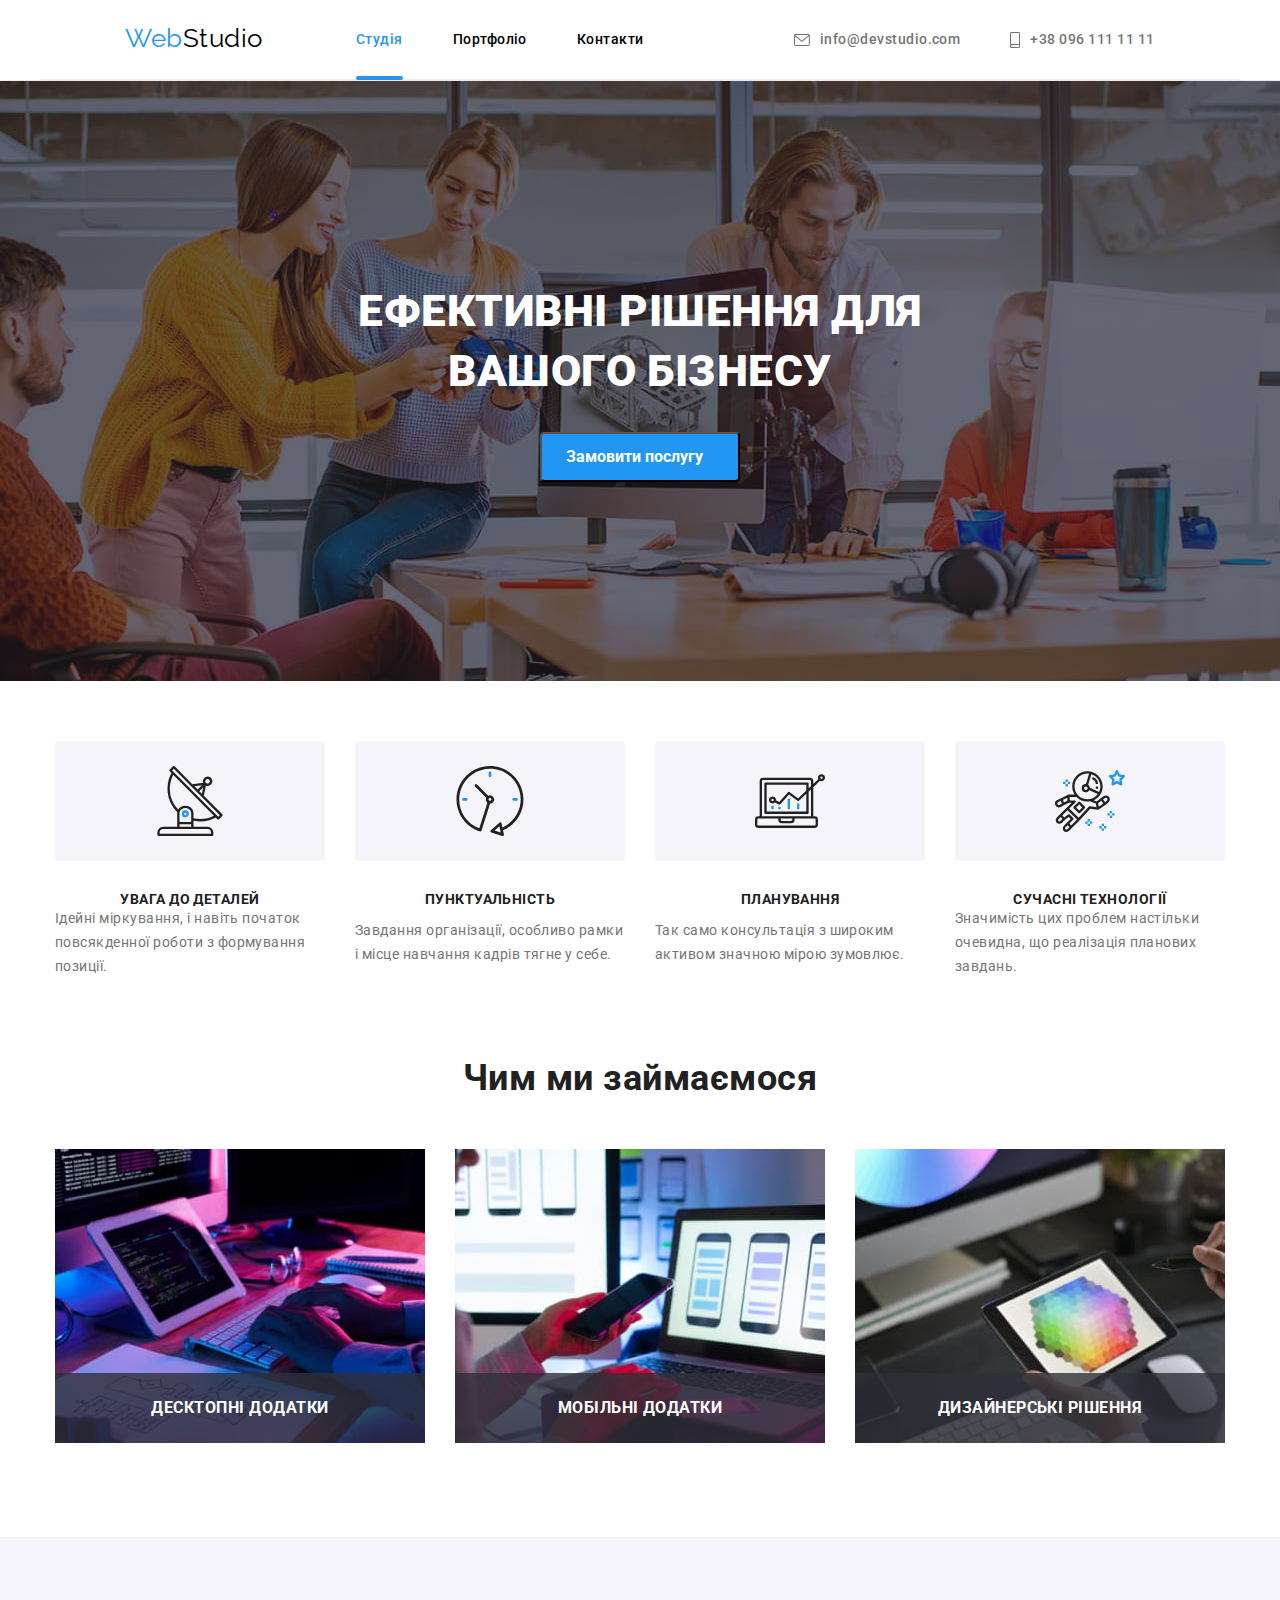
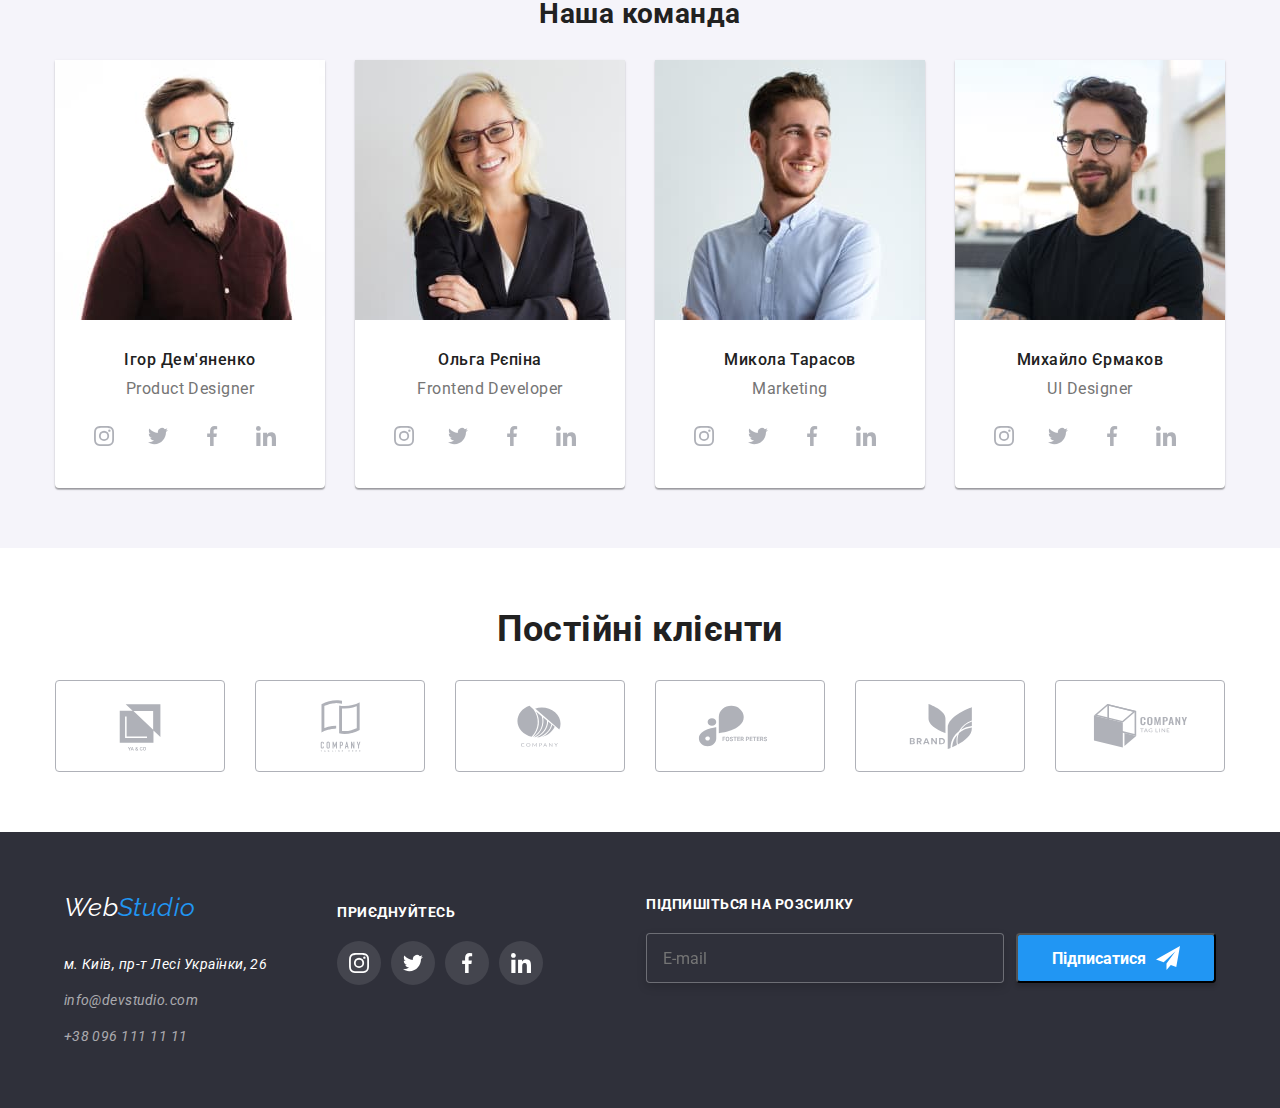
<file: index.html>
<!DOCTYPE html>
<html lang="en">
  <head>
    <meta charset="UTF-8" />
    <meta http-equiv="X-UA-Compatible" content="IE=edge" />
    <meta name="viewport" content="width=device-width, initial-scale=1.0" />
    <link rel="preconnect" href="https://fonts.googleapis.com" />
    <link rel="preconnect" href="https://fonts.gstatic.com" crossorigin />
    <link
      href="https://fonts.googleapis.com/css2?family=Raleway:wght@700&family=Roboto:wght@400;500;700;900&display=swap"
      rel="stylesheet"
    />
    <link
      rel="stylesheet"
      href="https://cdnjs.cloudflare.com/ajax/libs/modern-normalize/1.1.0/modern-normalize.min.css"
    />
    <link rel="stylesheet" href="./css/main.min.css" />
    <title>Студія</title>
  </head>
  <body>
    <!-- site header-->
    <header>
      <div class="header-section">
        <nav class="container header-container">
          <!-- site header logo-->
          <div class="header-logo">
            <a href="./index.html" class="header-logo__black-part"
              ><span class="header-logo__blue-part">Web</span>Studio</a
            >
          </div>
          <!--site header navigation-->
          <ul class="header-navigation">
            <li class="header-navigation__item">
              <a
                href="./index.html"
                class="header-navigation__link header-navigation__link--active header-navigation__link--current"
                >Студія</a
              >
            </li>
            <li class="header-navigation__item">
              <a
                href="./portfolio.html"
                class="header-navigation__link header-navigation__link--active"
                >Портфоліо</a
              >
            </li>
            <li class="header-navigation__item">
              <a
                href="#"
                class="header-navigation__link header-navigation__link--active"
                >Контакти</a
              >
            </li>
          </ul>
          <!-- contacts in header -->
          <ul class="header-contacts">
            <li class="header-contacts__item">
              <a
                href="mailto:info@devstudio.com"
                class="header-contacts__link header-contacts__link--active"
                ><svg
                  class="header-contacts__mail-icon"
                  width="16px"
                  height="12px"
                >
                  <use href="./images/icons.svg#icon-envelope"></use></svg>info@devstudio.com</a>
            </li>
            <li class="header-contacts__item">
              <a
                href="tel:+380961111111"
                class="header-contacts__link header-contacts__link--active"
                ><svg
                  class="header-contacts__phone-icon"
                  width="10px"
                  height="16px"
                >
                  <use href="./images/icons.svg#icon-smartphone"></use></svg>+38 096 111 11 11</a>
            </li>
          </ul>
          <!-- header menu -->
          <div class="menu-box">
            <button
              class="menu-toggle js-open-menu"
              aria-expanded="false"
              aria-controls="mobile-menu"
            >
              <svg
                class="menu-icons"
                width="40px"
                height="40px"
                aria-label="перемикач мобільного меню"
              >
                <use
                  class="menu-icons__cross"
                  href="./images/icons.svg#menu-open"
                ></use>
              </svg>
            </button>
            <div class="menu-container js-menu-container" id="mobile-menu">
              <button
                class="menu-toggle js-close-menu"
                aria-expanded="false"
                aria-controls="mobile-menu"
              >
                <svg
                  class="menu-icons"
                  width="40px"
                  height="40px"
                  aria-label="перемикач мобільного меню"
                >
                  <use
                    class="menu-icons__menu"
                    href="./images/icons.svg#menu-close"
                  ></use>
                </svg>
              </button>
              <!-- container menu -->
              <ul class="menu-mobile-list">
                <li class="menu-mobile-list__item">
                  <a
                    class="menu-mobile-list__link menu-mobile-list__link--active"
                    href="./index.html"
                    >Студія</a
                  >
                </li>
                <li class="menu-mobile-list__item">
                  <a
                    class="menu-mobile-list__link menu-mobile-list__link--active"
                    href="./portfolio.html"
                    >Портфоліо</a
                  >
                </li>
                <li class="menu-mobile-list__item">
                  <a
                    class="menu-mobile-list__link menu-mobile-list__link--active"
                    href="##"
                    >Контакти</a
                  >
                </li>
              </ul>
              <div class="menu-contacts">
                <a
                  href="tel:+380961111111"
                  class="menu-contacts__tel menu-contacts__tel--active"
                  >+38 096 111 11 11</a
                >
                <a
                  href="mailto:info@devstudio.com"
                  class="menu-contacts__mail menu-contacts__mail--active"
                  >info@devstudio.com</a
                >
                <ul class="mobile-social">
                  <li class="mobile-social__item">
                    <a href="##" class="mobile-social__link">Instagram</a>
                    <span class="mobile-social__separator"></span>
                  </li>
                  <li class="mobile-social__item">
                    <a href="##" class="mobile-social__link">Twitter</a>
                    <span class="mobile-social__separator"></span>
                  </li>
                  <li class="mobile-social__item">
                    <a href="##" class="mobile-social__link">Facebook</a>
                    <span class="mobile-social__separator"></span>
                  </li>
                  <li class="mobile-social__item">
                    <a href="##" class="mobile-social__link">LinkedIn</a>
                  </li>
                </ul>
              </div>
            </div>
          </div>
        </nav>
      </div>
    </header>
    <main>
      <!-- hero background:banner/picture -->
      <section class="hero-bg">
        <div class="container hero">
          <div class="hero-block">
            <h1 class="hero-block__title">
              Ефективні рішення для вашого бізнесу
            </h1>

            <button type="button" class="hero-block__button" data-modal-open>
              Замовити послугу
            </button>
          </div>
        </div>
      </section>
      <!-- company advantages -->
      <section class="section company-bg">
        <div class="container">
          <div class="company">
            <h2 class="company__title-hidden">Прихований</h2>
            <ul class="company__list">
              <li class="company__item company__item--changing-properties">
                <div class="company__block">
                  <svg class="company__icon" width="70px" height="70px">
                    <use href="./images/icons.svg#icon-antenna"></use>
                  </svg>
                </div>
                <h3 class="company__title">УВАГА ДО ДЕТАЛЕЙ</h3>
                <p class="company__text">
                  Ідейні міркування, і навіть початок повсякденної роботи з
                  формування позиції.
                </p>
              </li>
              <li class="company__item company__item--changing-properties">
                <div class="company__block">
                  <svg class="company__icon" width="70px" height="70px">
                    <use href="./images/icons.svg#icon-clock"></use>
                  </svg>
                </div>
                <h3 class="company__title">ПУНКТУАЛЬНІСТЬ</h3>
                <p class="company__text">
                  Завдання організації, особливо рамки і місце навчання кадрів
                  тягне у себе.
                </p>
              </li>
              <li class="company__item company__item--changing-properties">
                <div class="company__block">
                  <svg class="company__icon" width="70px" height="70px">
                    <use href="./images/icons.svg#icon-diagram"></use>
                  </svg>
                </div>
                <h3 class="company__title">ПЛАНУВАННЯ</h3>
                <p class="company__text">
                  Так само консультація з широким активом значною мірою
                  зумовлює.
                </p>
              </li>
              <li class="company__item company__item--changing-properties">
                <div class="company__block">
                  <svg class="company__icon" width="70px" height="70px">
                    <use href="./images/icons.svg#icon-astronaut"></use>
                  </svg>
                </div>
                <h3 class="company__title">СУЧАСНІ ТЕХНОЛОГІЇ</h3>
                <p class="company__text">
                  Значимість цих проблем настільки очевидна, що реалізація
                  планових завдань.
                </p>
              </li>
            </ul>
          </div>
        </div>
      </section>
      <!-- what does the company do -->
      <section class="section works-bg">
        <div class="container">
          <div class="works">
            <h2 class="works__title">Чим ми займаємося</h2>
            <ul class="works__list">
              <li class="works__item works__item--changing-properties">
                <div class="works__image">
                  <img
                    srcset="
                      ./images/works-process1.jpg   1x,
                      ./images/works-process1x2.jpg 2x
                    "
                    src="./images/works-process1.jpg"
                    alt="close-up-image-programer-working-his-desk-office"
                    width="370"
                  />
                  <div class="works__position-text">
                    <h3 class="works__text">Десктопні додатки</h3>
                  </div>
                </div>
              </li>
              <li class="works__item works__item--changing-properties">
                <div class="works__image">
                  <img
                    srcset="
                      ./images/works-process2.jpg   1x,
                      ./images/works-process2x2.jpg 2x
                    "
                    src="./images/works-process2.jpg"
                    alt="web-ui-designers-are-developing-application-smartphones-team-creators-is-working-interface-mobile-phones"
                    width="370"
                  />
                  <div class="works__position-text">
                    <h3 class="works__text">Мобільні додатки</h3>
                  </div>
                </div>
              </li>
              <li class="works__item works__item--changing-properties">
                <div class="works__image">
                  <img
                    srcset="
                      ./images/works-process3.jpg   1x,
                      ./images/works-process3x2.jpg 2x
                    "
                    src="./images/works-process3.jpg"
                    alt="creative-artist-web-design-with-working-colour-selection-graphic-tablet"
                    width="370"
                  />
                  <div class="works__position-text">
                    <h3 class="works__text">Дизайнерські рішення</h3>
                  </div>
                </div>
              </li>
            </ul>
          </div>
        </div>
      </section>
      <!-- our team -->
      <section class="section team-bg">
        <div class="container">
          <h2 class="team-title">Наша команда</h2>
          <ul class="team">
            <li class="team__item team__item--changing-properties">
              <div>
                <picture>
                  <source
                    srcset="
                      ./images/foto1-desktop1x.jpg 1x,
                      ./images/foto1-desktop2x.jpg 2x
                    "
                    media="(min-width:1200px)"
                  />
                  <source
                    srcset="
                      ./images/foto1-tablet1x.jpg 1x,
                      ./images/foto1-tablet2x.jpg 2x
                    "
                    media="(min-width:768px)"
                  />
                  <source
                    srcset="
                      ./images/foto1-mobile1x.jpg 1x,
                      ./images/foto1-mobile2x.jpg 2x
                    "
                    media="(min-width:480px)"
                  />
                  <img
                    src="./images/foto1.jpg"
                    alt="фотографія Ігор Дем'яненко"
                    width="270"
                  />
                </picture>
              </div>
              <h3 class="team__specialist">Ігор Дем'яненко</h3>
              <p class="team__job-title">Product Designer</p>
              <ul class="team__block">
                <li>
                  <a href="##" class="team__button team__button--active">
                    <svg class="team__icons" width="20px" height="20px">
                      <use href="./images/icons.svg#icon-instagram"></use>
                    </svg>
                  </a>
                </li>
                <li>
                  <a href="##" class="team__button team__button--active">
                    <svg class="team__icons" width="20px" height="20px">
                      <use href="./images/icons.svg#icon-twitter"></use>
                    </svg>
                  </a>
                </li>
                <li>
                  <a href="##" class="team__button team__button--active">
                    <svg class="team__icons" width="20px" height="20px">
                      <use href="./images/icons.svg#icon-facebook"></use>
                    </svg>
                  </a>
                </li>
                <li>
                  <a href="##" class="team__button team__button--active">
                    <svg class="team__icons" width="20px" height="20px">
                      <use href="./images/icons.svg#icon-linkedin"></use>
                    </svg>
                  </a>
                </li>
              </ul>
            </li>
            <li class="team__item team__item--changing-properties">
              <div>
                <picture>
                  <source
                    srcset="
                      ./images/foto2-desktop1x.jpg 1x,
                      ./images/foto2-desktop2x.jpg 2x
                    "
                    media="(min-width:1200px)"
                  />
                  <source
                    srcset="
                      ./images/foto2-tablet1x.jpg 1x,
                      ./images/foto2-tablet2x.jpg 2x
                    "
                    media="(min-width:768px)"
                  />
                  <source
                    srcset="
                      ./images/foto2-mobile1x.jpg 1x,
                      ./images/foto2-mobile2x.jpg 2x
                    "
                    media="(min-width:480px)"
                  />
                  <img
                    src="./images/foto2.jpg"
                    alt="фотографія Ольга Рєпіна"
                    width="270"
                  />
                </picture>
              </div>
              <h3 class="team__specialist">Ольга Рєпіна</h3>
              <p class="team__job-title">Frontend Developer</p>
              <ul class="team__block">
                <li>
                  <a href="##" class="team__button team__button--active">
                    <svg class="team__icons" width="20px" height="20px">
                      <use href="./images/icons.svg#icon-instagram"></use>
                    </svg>
                  </a>
                </li>
                <li>
                  <a href="##" class="team__button team__button--active">
                    <svg class="team__icons" width="20px" height="20px">
                      <use href="./images/icons.svg#icon-twitter"></use>
                    </svg>
                  </a>
                </li>
                <li>
                  <a href="##" class="team__button team__button--active">
                    <svg class="team__icons" width="20px" height="20px">
                      <use href="./images/icons.svg#icon-facebook"></use>
                    </svg>
                  </a>
                </li>
                <li>
                  <a href="##" class="team__button team__button--active">
                    <svg class="team__icons" width="20px" height="20px">
                      <use href="./images/icons.svg#icon-linkedin"></use>
                    </svg>
                  </a>
                </li>
              </ul>
            </li>
            <li class="team__item team__item--changing-properties">
              <div>
                <picture>
                  <source
                    srcset="
                      ./images/foto3-desktop1x.jpg 1x,
                      ./images/foto3-desktop2x.jpg 2x
                    "
                    media="(min-width:1200px)"
                  />
                  <source
                    srcset="
                      ./images/foto3-tablet1x.jpg 1x,
                      ./images/foto3-tablet2x.jpg 2x
                    "
                    media="(min-width:768px)"
                  />
                  <source
                    srcset="
                      ./images/foto3-mobile1x.jpg 1x,
                      ./images/foto3-mobile2x.jpg 2x
                    "
                    media="(min-width:480px)"
                  />
                  <img
                    src="./images/foto3.jpg"
                    alt="фотографія Микола Тарасов"
                    width="270"
                  />
                </picture>
              </div>
              <h3 class="team__specialist">Микола Тарасов</h3>
              <p class="team__job-title">Marketing</p>
              <ul class="team__block">
                <li>
                  <a href="##" class="team__button team__button--active">
                    <svg class="team__icons" width="20px" height="20px">
                      <use href="./images/icons.svg#icon-instagram"></use>
                    </svg>
                  </a>
                </li>
                <li>
                  <a href="##" class="team__button team__button--active">
                    <svg class="team__icons" width="20px" height="20px">
                      <use href="./images/icons.svg#icon-twitter"></use>
                    </svg>
                  </a>
                </li>
                <li>
                  <a href="##" class="team__button team__button--active">
                    <svg class="team__icons" width="20px" height="20px">
                      <use href="./images/icons.svg#icon-facebook"></use>
                    </svg>
                  </a>
                </li>
                <li>
                  <a href="##" class="team__button team__button--active">
                    <svg class="team__icons" width="20px" height="20px">
                      <use href="./images/icons.svg#icon-linkedin"></use>
                    </svg>
                  </a>
                </li>
              </ul>
            </li>
            <li class="team__item team__item--changing-properties">
              <div>
                <picture>
                  <source
                    srcset="
                      ./images/foto4-desktop1x.jpg 1x,
                      ./images/foto4-desktop2x.jpg 2x
                    "
                    media="(min-width:1200px)"
                  />
                  <source
                    srcset="
                      ./images/foto4-tablet1x.jpg 1x,
                      ./images/foto4-tablet2x.jpg 2x
                    "
                    media="(min-width:768px)"
                  />
                  <source
                    srcset="
                      ./images/foto4-mobile1x.jpg 1x,
                      ./images/foto4-mobile2x.jpg 2x
                    "
                    media="(min-width:480px)"
                  />
                  <img
                    src="./images/foto4.jpg"
                    alt="фотографія Михайло Єрмаков"
                    width="270"
                  />
                </picture>
              </div>
              <h3 class="team__specialist">Михайло Єрмаков</h3>
              <p class="team__job-title">UI Designer</p>
              <ul class="team__block">
                <li>
                  <a href="##" class="team__button team__button--active">
                    <svg class="team__icons" width="20px" height="20px">
                      <use href="./images/icons.svg#icon-instagram"></use>
                    </svg>
                  </a>
                </li>
                <li>
                  <a href="##" class="team__button team__button--active">
                    <svg class="team__icons" width="20px" height="20px">
                      <use href="./images/icons.svg#icon-twitter"></use>
                    </svg>
                  </a>
                </li>
                <li>
                  <a href="##" class="team__button team__button--active">
                    <svg class="team__icons" width="20px" height="20px">
                      <use href="./images/icons.svg#icon-facebook"></use>
                    </svg>
                  </a>
                </li>
                <li>
                  <a href="##" class="team__button team__button--active">
                    <svg class="team__icons" width="20px" height="20px">
                      <use href="./images/icons.svg#icon-linkedin"></use>
                    </svg>
                  </a>
                </li>
              </ul>
            </li>
          </ul>
        </div>
      </section>
      <!-- regular customers -->
      <section class="section customers-bg">
        <div class="container">
          <div class="customers">
            <h2 class="customers__title">Постійні клієнти</h2>
            <ul class="customers__list">
              <li class="customers__item customers__item--changing-properties">
                <a href="##" class="customers__link customers__link--active">
                  <svg class="customers__icon" width="106px" height="60px">
                    <use href="./images/icons.svg#icon-logo1"></use></svg></a>
              </li>
              <li class="customers__item customers__item--changing-properties">
                <a href="##" class="customers__link customers__link--active">
                  <svg class="customers__icon" width="106px" height="60px">
                    <use href="./images/icons.svg#icon-logo2"></use>
                  </svg>
                </a>
              </li>
              <li class="customers__item customers__item--changing-properties">
                <a href="##" class="customers__link customers__link--active"
                  ><svg class="customers__icon" width="106px" height="60px">
                    <use href="./images/icons.svg#icon-logo3"></use></svg></a>
              </li>
              <li class="customers__item customers__item--changing-properties">
                <a href="##" class="customers__link customers__link--active"
                  ><svg class="customers__icon" width="106px" height="60px">
                    <use href="./images/icons.svg#icon-logo4"></use></svg></a>
              </li>
              <li class="customers__item customers__item--changing-properties">
                <a href="##" class="customers__link customers__link--active"
                  ><svg class="customers__icon" width="106px" height="60px">
                    <use href="./images/icons.svg#icon-logo5"></use></svg></a>
              </li>
              <li class="customers__item customers__item--changing-properties">
                <a href="##" class="customers__link customers__link--active"
                  ><svg class="customers__icon" width="106px" height="60px">
                    <use href="./images/icons.svg#icon-logo6"></use></svg></a>
              </li>
            </ul>
          </div>
        </div>
      </section>
    </main>
    <!-- footer:address/contacts -->
    <footer>
      <address class="footer-sections">
        <div class="container footer-container">
          <div class="address-block">
            <div class="footer-logo">
              <a href="./index.html" class="footer-logo__blue-part"
                ><span class="footer-logo__white-part">Web</span>Studio</a
              >
            </div>
            <ul class="address">
              <li class="address__item address__item--changing-properties">
                <a
                  href="https://goo.gl/maps/jASweQKmxVeukgrf9"
                  target="_blank"
                  rel="noopener noreferrer nofollow"
                  class="address__address-line"
                  >м. Київ, пр-т Лесі Українки, 26</a
                >
              </li>
              <li class="address__item address__item--changing-properties">
                <a
                  href="mailto:info@devstudio.com"
                  class="address__contact-link address__contact-link--active"
                  >info@devstudio.com</a
                >
              </li>
              <li class="address__item address__item--changing-properties">
                <a
                  href="tel:+380961111111"
                  class="address__contact-link address__contact-link--active"
                  >+38 096 111 11 11</a
                >
              </li>
            </ul>
          </div>
          <!-- join-in -->
          <div class="join-in">
            <h3 class="join-in__title">приєднуйтесь</h3>
            <ul class="join-in__list">
              <li class="join-in__item">
                <a href="##" class="join-in__link join-in__link--active">
                  <svg class="join-in__icon" width="20px" height="20px">
                    <use href="./images/icons.svg#icon-instagram"></use>
                  </svg>
                </a>
              </li>
              <li class="join-in__item">
                <a href="##" class="join-in__link join-in__link--active">
                  <svg class="join-in__icon" width="20px" height="20px">
                    <use href="./images/icons.svg#icon-twitter"></use>
                  </svg>
                </a>
              </li>
              <li class="join-in__item">
                <a href="##" class="join-in__link join-in__link--active">
                  <svg class="join-in__icon" width="20px" height="20px">
                    <use href="./images/icons.svg#icon-facebook"></use>
                  </svg>
                </a>
              </li>
              <li class="join-in__item">
                <a href="##" class="join-in__link join-in__link--active">
                  <svg class="join-in__icon" width="20px" height="20px">
                    <use href="./images/icons.svg#icon-linkedin"></use>
                  </svg>
                </a>
              </li>
            </ul>
          </div>
          <!--subscribe to the newsletter-->
          <div class="subscribe">
            <h3 class="subscribe__title">Підпишіться на розсилку</h3>
            <form class="subscribe__form">
              <input
                class="subscribe__input"
                type="email"
                name="email"
                placeholder="E-mail"
              />
              <button class="subscribe__submit" type="submit">
                Підписатися
                <svg class="subscribe__icon" width="24px" height="24px">
                  <use href="./images/icons.svg#icon-send"></use>
                </svg>
              </button>
            </form>
          </div>
        </div>
      </address>
    </footer>
    <!--modal window-->
    <div class="backdrop is-hidden" data-modal>
      <div class="modal">
        <button
          type="button"
          data-modal-close
          class="modal__button-close modal__button-close--active"
        >
          <svg class="modal__icon" width="11px" height="11px">
            <use href="./images/icons.svg#icon-modal-x"></use>
          </svg>
        </button>
        <h3 class="modal__title">Залиште свої дані, ми вам передзвонимо</h3>
        <form class="modal-form" action="">
          <ul class="modal-form__list">
            <li class="modal-form__item">
              <label class="modal-form__contacts">Ім'я</label>
              <div
                class="modal-form__field-name modal-form__field-name--active"
              >
                <input
                  class="modal-form__type-field modal-form__type-field--active"
                  type="text"
                  name="username"
                />
                <svg class="modal-form__icon-name" width="12px" height="12px">
                  <use href="./images/icons.svg#icon-modal-face"></use>
                </svg>
              </div>
            </li>
            <li class="modal-form__item">
              <label class="modal-form__contacts">Телефон</label>
              <div class="modal-form__field-tel modal-form__field-tel--active">
                <input
                  class="modal-form__type-field modal-form__type-field--active"
                  type="tel"
                  name="phone-number"
                />
                <svg class="modal-form__icon-tel" width="13px" height="13px">
                  <use href="./images/icons.svg#icon-modal-phone"></use>
                </svg>
              </div>
            </li>
            <li class="modal-form__item">
              <label class="modal-form__contacts">Пошта</label>
              <div
                class="modal-form__field-email modal-form__field-email--active"
              >
                <input
                  class="modal-form__type-field modal-form__type-field--active"
                  type="email"
                  name="email"
                />
                <svg class="modal-form__icon-email" width="15px" height="12px">
                  <use href="./images/icons.svg#icon-modal-mail"></use>
                </svg>
              </div>
            </li>
          </ul>
          <div class="modal-container">
            <label class="modal-container__comment">Коментар</label>
            <textarea
              class="modal-container__text modal-container__text--active"
              name="feedback"
              rows=""
              placeholder="Введіть текст"
            ></textarea>
          </div>
          <label class="modal-block">
            <input
              class="modal-block__checkbox modal-block__checkbox--active"
              type="checkbox"
              name="mailing-list"
              value="accept"
            />
            <span class="modal-block__icon-white"></span>
            Погоджуюся з розсилкою та приймаю
            <a class="modal-block__link-terms" href="">Умови договору</a>
          </label>
          <div class="modal-submit">
            <button class="modal-submit__button" type="submit">
              Відправити
            </button>
          </div>
        </form>
      </div>
    </div>
    <!--js script to modal-->
    <script src="./js/mobile-menu.js"></script>
    <script src="./js/modal.js"></script>
  </body>
</html>
</file>
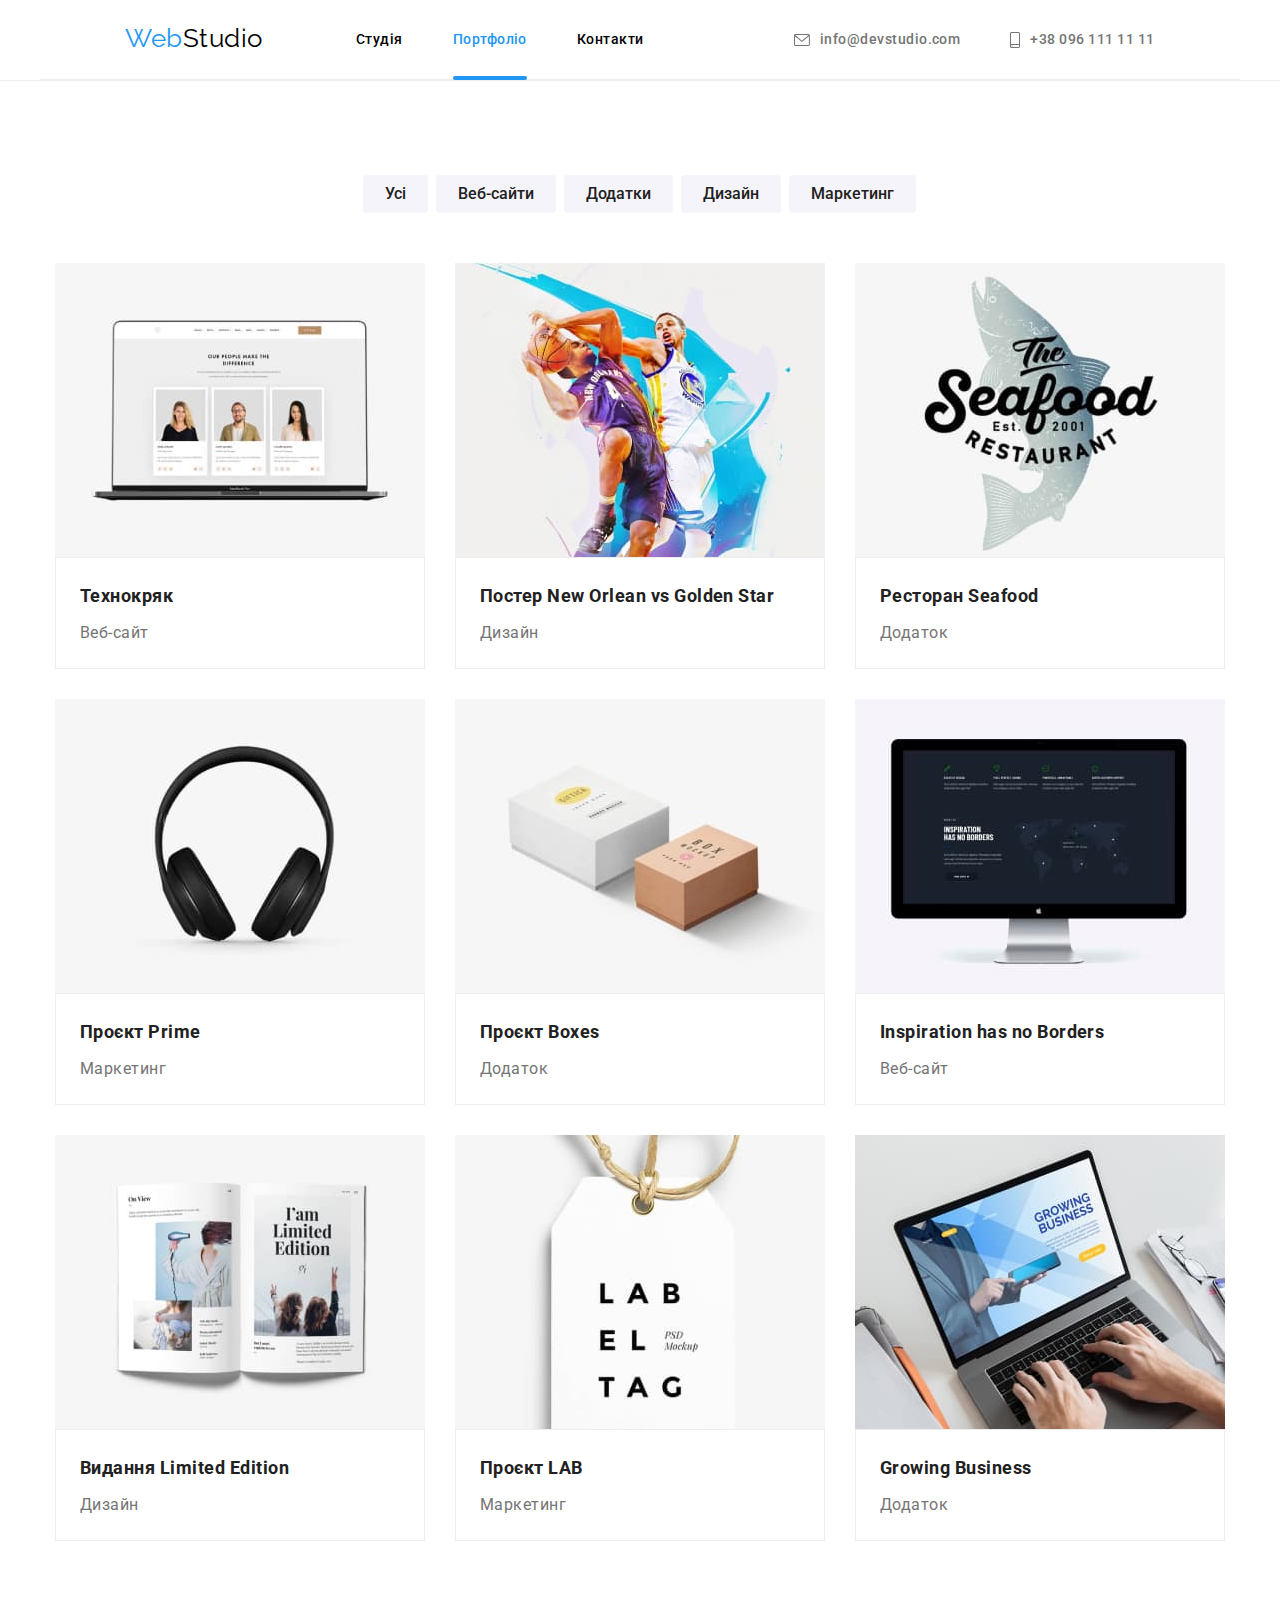
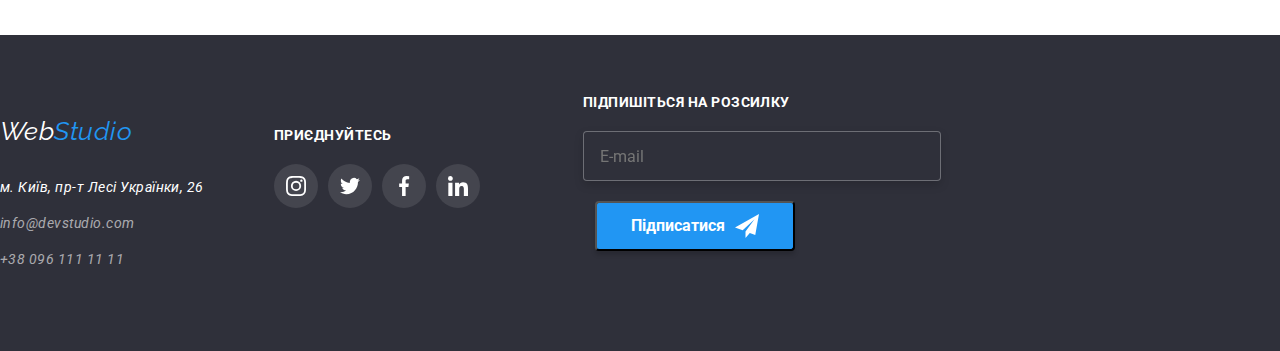
<file: portfolio.html>
<!DOCTYPE html>
<html lang="en">
  <head>
    <meta charset="UTF-8" />
    <meta http-equiv="X-UA-Compatible" content="IE=edge" />
    <meta name="viewport" content="width=device-width, initial-scale=1.0" />
    <link rel="preconnect" href="https://fonts.googleapis.com" />
    <link rel="preconnect" href="https://fonts.gstatic.com" crossorigin />
    <link
      href="https://fonts.googleapis.com/css2?family=Raleway:wght@700&family=Roboto:wght@400;500;700;900&display=swap"
      rel="stylesheet"
    />
    <link
      rel="stylesheet"
      href="https://cdnjs.cloudflare.com/ajax/libs/modern-normalize/1.1.0/modern-normalize.min.css"
    />
    <link rel="stylesheet" href="./css/main.min.css" />
    <title>Портфоліо</title>
  </head>
  <body>
    <!-- site header-->
    <header>
      <div class="header-section">
        <nav class="header-container">
          <!-- site header logo-->
          <div class="header-logo">
            <a href="./index.html" class="header-logo__black-part"
              ><span class="header-logo__blue-part">Web</span>Studio</a
            >
          </div>
          <!--site header navigation-->
          <ul class="header-navigation">
            <li class="header-navigation__item">
              <a
                href="./index.html"
                class="header-navigation__link header-navigation__link--active"
                >Студія</a
              >
            </li>
            <li class="header-navigation__item">
              <a
                href="./portfolio.html"
                class="header-navigation__link header-navigation__link--active header-navigation__link--current"
                >Портфоліо</a
              >
            </li>
            <li class="header-navigation__item">
              <a
                href="#"
                class="header-navigation__link header-navigation__link--active"
                >Контакти</a
              >
            </li>
          </ul>
          <!-- contacts in header -->
          <ul class="header-contacts">
            <li class="header-contacts__item">
              <a
                href="mailto:info@devstudio.com"
                class="header-contacts__link header-contacts__link--active"
                ><svg
                  class="header-contacts__mail-icon"
                  width="16px"
                  height="12px"
                >
                  <use href="./images/icons.svg#icon-envelope"></use></svg>info@devstudio.com</a>
            </li>
            <li class="header-contacts__item">
              <a
                href="tel:+380961111111"
                class="header-contacts__link header-contacts__link--active"
                ><svg
                  class="header-contacts__phone-icon"
                  width="10px"
                  height="16px"
                >
                  <use href="./images/icons.svg#icon-smartphone"></use></svg>+38 096 111 11 11</a>
            </li>
          </ul>
        </nav>
      </div>
    </header>
    <!-- main -->
    <main>
      <!--web page filter-->
      <section class="section gallery-bg">
        <div class="container">
          <div class="gallery-navigation">
            <h1 style="display: none">Прихований</h1>
            <ul class="gallery-navigation__list">
              <li
                class="gallery-navigation__item gallery-navigation__item--changing-properties gallery-navigation__item--active"
              >
                <button
                  type="button"
                  class="gallery-navigation__button gallery-navigation__button--active"
                >
                  Усі
                </button>
              </li>
              <li
                class="gallery-navigation__item gallery-navigation__item--changing-properties gallery-navigation__item--active"
              >
                <button
                  type="button"
                  class="gallery-navigation__button gallery-navigation__button--active"
                >
                  Веб-сайти
                </button>
              </li>
              <li
                class="gallery-navigation__item gallery-navigation__item--changing-properties gallery-navigation__item--active"
              >
                <button
                  type="button"
                  class="gallery-navigation__button gallery-navigation__button--active"
                >
                  Додатки
                </button>
              </li>
              <li
                class="gallery-navigation__item gallery-navigation__item--changing-properties gallery-navigation__item--active"
              >
                <button
                  type="button"
                  class="gallery-navigation__button gallery-navigation__button--active"
                >
                  Дизайн
                </button>
              </li>
              <li
                class="gallery-navigation__item gallery-navigation__item--changing-properties gallery-navigation__item--active"
              >
                <button
                  type="button"
                  class="gallery-navigation__button gallery-navigation__button--active"
                >
                  Маркетинг
                </button>
              </li>
            </ul>

            <!--gallery-->

            <ul class="gallery">
              <li class="gallery__item gallery__item--active">
                <a href="##" class="gallery__link gallery__link--active">
                  <div class="gallery__images-block">
                    <img
                      src="./images/gallery1.jpg"
                      alt="Технокряк"
                      width="370"
                      class="gallery__images"
                    />
                    <div class="gallery__position-text">
                      <p>
                        Ресурс пропонує комплексні пропозиції з різним рівнем
                        функціоналу та сервісів. Все це дозволить відвідувачу
                        отримати вичерпні відомості про компанію чи приватну
                        особу.
                      </p>
                    </div>
                  </div>
                  <div class="gallery__border">
                    <h2 class="gallery__title">Технокряк</h2>
                    <p class="gallery__text">Веб-сайт</p>
                  </div>
                </a>
              </li>
              <li class="gallery__item gallery__item--active">
                <a href="##" class="gallery__link gallery__link--active">
                  <div class="gallery__images-block">
                    <img
                      src="./images/gallery2.jpg"
                      alt="Постер New Orlean vs Golden Star"
                      width="370"
                      class="gallery__images"
                    />
                    <div class="gallery__position-text">
                      <p>
                        Ресурс пропонує комплексні пропозиції з різним рівнем
                        функціоналу та сервісів. Все це дозволить відвідувачу
                        отримати вичерпні відомості про компанію чи приватну
                        особу.
                      </p>
                    </div>
                  </div>
                  <div class="gallery__border">
                    <h2 class="gallery__title">
                      Постер New Orlean vs Golden Star
                    </h2>
                    <p class="gallery__text">Дизайн</p>
                  </div>
                </a>
              </li>
              <li class="gallery__item gallery__item--active">
                <a href="##" class="gallery__link gallery__link--active">
                  <div class="gallery__images-block">
                    <img
                      src="./images/gallery3.jpg"
                      alt="Ресторан Seafood"
                      width="370"
                      class="gallery__images"
                    />
                    <div class="gallery__position-text">
                      <p>
                        Ресурс пропонує комплексні пропозиції з різним рівнем
                        функціоналу та сервісів. Все це дозволить відвідувачу
                        отримати вичерпні відомості про компанію чи приватну
                        особу.
                      </p>
                    </div>
                  </div>
                  <div class="gallery__border">
                    <h2 class="gallery__title">Ресторан Seafood</h2>
                    <p class="gallery__text">Додаток</p>
                  </div>
                </a>
              </li>
              <li class="gallery__item gallery__item--active">
                <a href="##" class="gallery__link gallery__link--active">
                  <div class="gallery__images-block">
                    <img
                      src="./images/gallery4.jpg"
                      alt="Проєкт Prime"
                      width="370"
                      class="gallery__images"
                    />
                    <div class="gallery__position-text">
                      <p>
                        Ресурс пропонує комплексні пропозиції з різним рівнем
                        функціоналу та сервісів. Все це дозволить відвідувачу
                        отримати вичерпні відомості про компанію чи приватну
                        особу.
                      </p>
                    </div>
                  </div>
                  <div class="gallery__border">
                    <h2 class="gallery__title">Проєкт Prime</h2>
                    <p class="gallery__text">Маркетинг</p>
                  </div>
                </a>
              </li>
              <li class="gallery__item gallery__item--active">
                <a href="##" class="gallery__link gallery__link--active">
                  <div class="gallery__images-block">
                    <img
                      src="./images/gallery5.jpg"
                      alt="Проєкт Boxes"
                      width="370"
                      class="gallery__images"
                    />
                    <div class="gallery__position-text">
                      <p>
                        Ресурс пропонує комплексні пропозиції з різним рівнем
                        функціоналу та сервісів. Все це дозволить відвідувачу
                        отримати вичерпні відомості про компанію чи приватну
                        особу.
                      </p>
                    </div>
                  </div>
                  <div class="gallery__border">
                    <h2 class="gallery__title">Проєкт Boxes</h2>
                    <p class="gallery__text">Додаток</p>
                  </div>
                </a>
              </li>
              <li class="gallery__item gallery__item--active">
                <a href="##" class="gallery__link gallery__link--active">
                  <div class="gallery__images-block">
                    <img
                      src="./images/gallery6.jpg"
                      alt="Inspiration has no Borders"
                      width="370"
                      class="gallery__images"
                    />
                    <div class="gallery__position-text">
                      <p>
                        Ресурс пропонує комплексні пропозиції з різним рівнем
                        функціоналу та сервісів. Все це дозволить відвідувачу
                        отримати вичерпні відомості про компанію чи приватну
                        особу.
                      </p>
                    </div>
                  </div>
                  <div class="gallery__border">
                    <h2 class="gallery__title">Inspiration has no Borders</h2>
                    <p class="gallery__text">Веб-сайт</p>
                  </div>
                </a>
              </li>
              <li class="gallery__item gallery__item--active">
                <a href="##" class="gallery__link gallery__link--active">
                  <div class="gallery__images-block">
                    <img
                      src="./images/gallery7.jpg"
                      alt="Видання Limited Edition"
                      width="370"
                      class="gallery__images"
                    />
                    <div class="gallery__position-text">
                      <p>
                        Ресурс пропонує комплексні пропозиції з різним рівнем
                        функціоналу та сервісів. Все це дозволить відвідувачу
                        отримати вичерпні відомості про компанію чи приватну
                        особу.
                      </p>
                    </div>
                  </div>
                  <div class="gallery__border">
                    <h2 class="gallery__title">Видання Limited Edition</h2>
                    <p class="gallery__text">Дизайн</p>
                  </div>
                </a>
              </li>
              <li class="gallery__item gallery__item--active">
                <a href="##" class="gallery__link gallery__link--active">
                  <div class="gallery__images-block">
                    <img
                      src="./images/gallery8.jpg"
                      alt="Проєкт LAB"
                      width="370"
                      class="gallery__images"
                    />
                    <div class="gallery__position-text">
                      <p>
                        Ресурс пропонує комплексні пропозиції з різним рівнем
                        функціоналу та сервісів. Все це дозволить відвідувачу
                        отримати вичерпні відомості про компанію чи приватну
                        особу.
                      </p>
                    </div>
                  </div>
                  <div class="gallery__border">
                    <h2 class="gallery__title">Проєкт LAB</h2>
                    <p class="gallery__text">Маркетинг</p>
                  </div>
                </a>
              </li>
              <li class="gallery__item gallery__item--active">
                <a href="##" class="gallery__link gallery__link--active">
                  <div class="gallery__images-block">
                    <img
                      src="./images/gallery9.jpg"
                      alt="Growing Business"
                      width="370"
                      class="gallery__images"
                    />
                    <div class="gallery__position-text">
                      <p>
                        Ресурс пропонує комплексні пропозиції з різним рівнем
                        функціоналу та сервісів. Все це дозволить відвідувачу
                        отримати вичерпні відомості про компанію чи приватну
                        особу.
                      </p>
                    </div>
                  </div>
                  <div class="gallery__border">
                    <h2 class="gallery__title">Growing Business</h2>
                    <p class="gallery__text">Додаток</p>
                  </div>
                </a>
              </li>
            </ul>
          </div>
        </div>
      </section>
    </main>
    <!-- footer:address/contacts -->
    <footer>
      <address class="footer-sections">
        <div class="footer-container">
          <div class="address-block">
            <div class="footer-logo">
              <a href="./index.html" class="footer-logo__blue-part"
                ><span class="footer-logo__white-part">Web</span>Studio</a
              >
            </div>
            <ul class="address">
              <li class="address__item address__item--changing-properties">
                <a
                  href="https://goo.gl/maps/jASweQKmxVeukgrf9"
                  target="_blank"
                  rel="noopener noreferrer nofollow"
                  class="address__address-line"
                  >м. Київ, пр-т Лесі Українки, 26</a
                >
              </li>
              <li class="address__item address__item--changing-properties">
                <a
                  href="mailto:info@devstudio.com"
                  class="address__contact-link address__contact-link--active"
                  >info@devstudio.com</a
                >
              </li>
              <li class="address__item address__item--changing-properties">
                <a
                  href="tel:+380961111111"
                  class="address__contact-link address__contact-link--active"
                  >+38 096 111 11 11</a
                >
              </li>
            </ul>
          </div>
          <!-- join-in -->
          <div class="join-in">
            <h3 class="join-in__title">приєднуйтесь</h3>
            <ul class="join-in__list">
              <li class="join-in__item">
                <a href="##" class="join-in__link join-in__link--active">
                  <svg class="join-in__icon" width="20px" height="20px">
                    <use href="./images/icons.svg#icon-instagram"></use>
                  </svg>
                </a>
              </li>
              <li class="join-in__item">
                <a href="##" class="join-in__link join-in__link--active">
                  <svg class="join-in__icon" width="20px" height="20px">
                    <use href="./images/icons.svg#icon-twitter"></use>
                  </svg>
                </a>
              </li>
              <li class="join-in__item">
                <a href="##" class="join-in__link join-in__link--active">
                  <svg class="join-in__icon" width="20px" height="20px">
                    <use href="./images/icons.svg#icon-facebook"></use>
                  </svg>
                </a>
              </li>
              <li class="join-in__item">
                <a href="##" class="join-in__link join-in__link--active">
                  <svg class="join-in__icon" width="20px" height="20px">
                    <use href="./images/icons.svg#icon-linkedin"></use>
                  </svg>
                </a>
              </li>
            </ul>
          </div>
          <!--subscribe to the newsletter-->
          <div class="subscribe">
            <h3 class="subscribe__title">Підпишіться на розсилку</h3>
            <form>
              <input
                class="subscribe__input"
                type="email"
                name="email"
                placeholder="E-mail"
              />
              <button class="subscribe__submit" type="submit">
                Підписатися
                <svg class="subscribe__icon" width="24px" height="24px">
                  <use href="./images/icons.svg#icon-send"></use>
                </svg>
              </button>
            </form>
          </div>
        </div>
      </address>
    </footer>
    <!--js script-->
    <script src="./js/modal.js"></script>
  </body>
</html>
</file>
<file: css/main.min.css>
body{background-color:#fff;color:#212121;font-family:"Roboto",sans-serif;font-weight:400;font-size:16px;letter-spacing:.03em;margin:0}header{background-color:#fff;border-bottom:1px solid #ececec}footer{background-color:#2f303a}ul{list-style:none;margin:0;padding:0}li{text-decoration:none}h1,h2,h3,h4,h5,h6,p{margin:0;padding:0}img{display:block;width:100%;height:auto}.section{padding-top:94px;padding-bottom:94px}.container{padding-left:15px;padding-right:15px;margin-right:auto;margin-left:auto}@media screen and (min-width: 480px){.container{width:480px}}@media screen and (min-width: 768px){.container{width:768px}}@media screen and (min-width: 1200px){.container{width:1200px}}.header-section{border-bottom:1px solid #ececec}@media screen and (min-width: 320px){.header-section{margin-right:auto;margin-left:auto;width:320px;height:60px}}@media screen and (min-width: 480px){.header-section{margin-right:auto;margin-left:auto;width:480px;height:60px}}@media screen and (min-width: 768px){.header-section{margin-right:auto;margin-left:auto;width:768px;height:80px}}@media screen and (min-width: 1200px){.header-section{margin-right:auto;margin-left:auto;width:1200px;height:80px;display:-webkit-box;display:-ms-flexbox;display:flex;-webkit-box-align:center;-ms-flex-align:center;align-items:center;-webkit-box-pack:center;-ms-flex-pack:center;justify-content:center}}.header-container{display:-webkit-box;display:-ms-flexbox;display:flex;-webkit-box-align:center;-ms-flex-align:center;align-items:center;padding-left:15px;padding-right:15px;margin-right:auto;margin-left:auto}@media screen and (min-width: 320px){.header-container{padding-left:15px;padding-right:15px;margin-right:auto;margin-left:auto}}@media screen and (min-width: 480px){.header-container{padding-left:15px;padding-right:15px;margin-right:auto;margin-left:auto}}@media screen and (min-width: 768px){.header-container{padding-right:0;padding-left:0}}@media screen and (min-width: 768px){.header-container{padding-right:0;padding-left:0;display:-webkit-box;display:-ms-flexbox;display:flex;-webkit-box-align:center;-ms-flex-align:center;align-items:center;-webkit-box-pack:center;-ms-flex-pack:center;justify-content:center}}@media screen and (min-width: 320px){.header-logo{margin-top:16px;margin-bottom:16px;margin-left:5px;margin-right:100px}}@media screen and (min-width: 480px){.header-logo{margin-top:16px;margin-bottom:16px;margin-left:15px;margin-right:260px}}@media screen and (min-width: 768px){.header-logo{margin-top:26px;margin-bottom:26px;margin-left:15px;margin-right:88px}}@media screen and (min-width: 1200px){.header-logo{margin-top:24px;margin-bottom:25px;margin-left:50px;margin-right:93px}}.header-logo__black-part{color:#000;font-family:"Raleway";text-decoration:none;font-size:26px;line-height:1.2;padding-top:24px;padding-bottom:25px}.header-logo__blue-part{color:#2196f3;font-family:"Raleway";text-decoration:none;font-size:26px;line-height:1.2;padding-top:24px;padding-bottom:25px}.header-navigation{display:-webkit-box;display:-ms-flexbox;display:flex;font-weight:500;font-size:14px;line-height:1.15}.header-navigation__item:not(:last-child){margin-right:50px}@media screen and (min-width: 768px){.header-navigation{margin-right:50px}}@media screen and (max-width: 767px){.header-navigation{display:none}}.header-navigation__link{text-decoration:none;display:block;color:#000;-webkit-transition:color 250ms cubic-bezier(0.4, 0, 0.2, 1);transition:color 250ms cubic-bezier(0.4, 0, 0.2, 1);position:relative;padding-top:32px;padding-bottom:32px}.header-navigation__link--active:hover{color:#2196f3}.header-navigation__link--current{color:#2196f3}.header-navigation__link--current::after{content:"";position:absolute;left:0;bottom:0;display:block;-webkit-transition:background-color 250ms cubic-bezier(0.4, 0, 0.2, 1);transition:background-color 250ms cubic-bezier(0.4, 0, 0.2, 1);width:100%;height:4px;opacity:0;background-color:#2196f3;border-radius:2px}.header-navigation__link--current::after{opacity:1}@media screen and (min-width: 768px){.header-contacts{margin-bottom:21px;margin-top:21px}}@media screen and (min-width: 1200px){.header-contacts{display:-webkit-box;display:-ms-flexbox;display:flex;-webkit-box-align:center;-ms-flex-align:center;align-items:center;-webkit-box-pack:center;-ms-flex-pack:center;justify-content:center;margin-left:100px;margin-right:50px}.header-contacts__item:not(:last-child){margin-right:50px}}@media screen and (max-width: 767px){.header-contacts{display:none}}.header-contacts__link{display:-webkit-inline-box;display:-ms-inline-flexbox;display:inline-flex;-webkit-box-align:center;-ms-flex-align:center;align-items:center;text-decoration:none;font-weight:500;font-size:14px;line-height:1.15;color:#757575;fill:#757575;-webkit-transition:color 250ms cubic-bezier(0.4, 0, 0.2, 1),fill 250ms cubic-bezier(0.4, 0, 0.2, 1);transition:color 250ms cubic-bezier(0.4, 0, 0.2, 1),fill 250ms cubic-bezier(0.4, 0, 0.2, 1)}.header-contacts__link--active:hover,.header-contacts__link--active:focus{color:#2196f3;fill:#2196f3}@media screen and (min-width: 768px){.header-contacts__link{margin-bottom:10px}}@media screen and (min-width: 1200px){.header-contacts__link{display:-webkit-box;display:-ms-flexbox;display:flex;-webkit-box-align:center;-ms-flex-align:center;align-items:center;-webkit-box-pack:center;-ms-flex-pack:center;justify-content:center;margin-bottom:0}}.header-contacts__mail-icon{margin-right:10px}.header-contacts__phone-icon{margin-right:10px}.menu-box{display:-webkit-box;display:-ms-flexbox;display:flex}.menu-toggle{min-height:40px;min-width:40px;display:-webkit-box;display:-ms-flexbox;display:flex;-webkit-box-align:center;-ms-flex-align:center;align-items:center;-webkit-box-pack:center;-ms-flex-pack:center;justify-content:center;margin:0;padding:0;background-color:rgba(0,0,0,0);cursor:pointer;border:none;border-radius:50%;outline:none}@media(min-width: 768px){.menu-toggle{display:none}}.menu-toggle:hover{color:#2196f3}.js-open-menu:hover,.js-open-menu:focus{color:#2196f3;fill:#2196f3}.js-close-menu:hover,.js-close-menu:focus{color:#2196f3;fill:#2196f3}.menu-container{position:fixed;top:0;left:0;width:100vw;height:100vh;background-color:#fff;z-index:999;-webkit-transform:translateX(100%);transform:translateX(100%);-webkit-transition:-webkit-transform 250ms ease-in-out;transition:-webkit-transform 250ms ease-in-out;transition:transform 250ms ease-in-out;transition:transform 250ms ease-in-out, -webkit-transform 250ms ease-in-out}.menu-container.is-open{-webkit-transform:translateX(0);transform:translateX(0)}.menu-container .menu-toggle{position:absolute;top:16px;right:16px;color:#212121}.menu-mobile-list{display:-webkit-box;display:-ms-flexbox;display:flex;-webkit-box-orient:vertical;-webkit-box-direction:normal;-ms-flex-direction:column;flex-direction:column;margin-top:32px}.menu-mobile-list__item{margin-left:40px;margin-bottom:32px}.menu-mobile-list__item__item:not(:last-child){margin-bottom:32px}.menu-mobile-list__link{font-family:"Roboto";font-style:normal;font-weight:500;font-size:40px;line-height:1.17;color:#212121;text-decoration:none}.menu-mobile-list__link--active:hover,.menu-mobile-list__link--active:focus{color:#2196f3}.menu-contacts{display:-webkit-box;display:-ms-flexbox;display:flex;-webkit-box-orient:vertical;-webkit-box-direction:normal;-ms-flex-direction:column;flex-direction:column}.menu-contacts__tel{font-family:"Roboto";font-style:normal;font-weight:500;font-size:34px;line-height:1.17;color:#2196f3;margin-left:40px;margin-top:200px;text-decoration:none}.menu-contacts__mail{font-family:"Roboto";font-style:normal;font-weight:500;font-size:24px;line-height:1.16;color:#757575;margin-left:40px;margin-top:32px;text-decoration:none}.mobile-social{display:-webkit-box;display:-ms-flexbox;display:flex;margin-left:40px}.mobile-social__item{margin-top:64px}.mobile-social__link{font-family:"Roboto";font-style:normal;font-weight:500;font-size:18px;line-height:1.22;color:#2196f3;text-decoration:none;margin-right:20px}.mobile-social__link__link:last-child{margin-right:0}@media screen and (min-width: 320px){.mobile-social__link{margin-right:20px;font-size:11px;line-height:1.22}}@media screen and (min-width: 480px){.mobile-social__link{margin-right:20px;font-size:18px;line-height:1.22}}.mobile-social__separator{text-align:center;border:1px solid rgba(33,33,33,.2);-webkit-transform:rotate(90deg);transform:rotate(90deg);margin-right:15px}.hero-bg{background-color:#2f303a;margin-bottom:60px;padding-bottom:60px;background-position:center;background-repeat:no-repeat;background-size:cover;background-image:-webkit-gradient(linear, left top, right top, from(rgba(47, 48, 58, 0.4)), to(rgba(47, 48, 58, 0.4))),url("../images/hero-m1x.jpg");background-image:linear-gradient(to right, rgba(47, 48, 58, 0.4), rgba(47, 48, 58, 0.4)),url("../images/hero-m1x.jpg")}@media screen and (min-device-pixel-ratio: 2),screen and (-webkit-min-device-pixel-ratio: 2),screen and (min-resolution: 192dpi),screen and (min-resolution: 2dppx){.hero-bg{background-image:-webkit-gradient(linear, left top, right top, from(rgba(47, 48, 58, 0.4)), to(rgba(47, 48, 58, 0.4))),url("../images/hero-m2x.jpg");background-image:linear-gradient(to right, rgba(47, 48, 58, 0.4), rgba(47, 48, 58, 0.4)),url("../images/hero-m2x.jpg")}}@media screen and (min-width: 768px){.hero-bg{background-image:-webkit-gradient(linear, left top, right top, from(rgba(47, 48, 58, 0.4)), to(rgba(47, 48, 58, 0.4))),url("../images/hero-t1x.jpg");background-image:linear-gradient(to right, rgba(47, 48, 58, 0.4), rgba(47, 48, 58, 0.4)),url("../images/hero-t1x.jpg")}}@media screen and (min-width: 768px)and (min-device-pixel-ratio: 2),screen and (min-width: 768px)and (-webkit-min-device-pixel-ratio: 2),screen and (min-width: 768px)and (min-resolution: 192dpi),screen and (min-width: 768px)and (min-resolution: 2dppx){.hero-bg{background-image:-webkit-gradient(linear, left top, right top, from(rgba(47, 48, 58, 0.4)), to(rgba(47, 48, 58, 0.4))),url("../images/hero-t2x.jpg");background-image:linear-gradient(to right, rgba(47, 48, 58, 0.4), rgba(47, 48, 58, 0.4)),url("../images/hero-t2x.jpg")}}@media screen and (min-width: 1200px){.hero-bg{height:600px;background-image:-webkit-gradient(linear, left top, right top, from(rgba(47, 48, 58, 0.4)), to(rgba(47, 48, 58, 0.4))),url("../images/hero-d1x.jpg");background-image:linear-gradient(to right, rgba(47, 48, 58, 0.4), rgba(47, 48, 58, 0.4)),url("../images/hero-d1x.jpg")}}@media screen and (min-width: 1200px)and (min-device-pixel-ratio: 2),screen and (min-width: 1200px)and (-webkit-min-device-pixel-ratio: 2),screen and (min-width: 1200px)and (min-resolution: 192dpi),screen and (min-width: 1200px)and (min-resolution: 2dppx){.hero-bg{background-image:-webkit-gradient(linear, left top, right top, from(rgba(47, 48, 58, 0.4)), to(rgba(47, 48, 58, 0.4))),url("../images/hero-d2x.jpg");background-image:linear-gradient(to right, rgba(47, 48, 58, 0.4), rgba(47, 48, 58, 0.4)),url("../images/hero-d2x.jpg")}}.hero{padding-left:15px;padding-right:15px;margin-right:auto;margin-left:auto}.hero-block{text-align:center;margin-right:auto;margin-left:auto;background-position:center;background-repeat:no-repeat;background-size:cover;display:-webkit-box;display:-ms-flexbox;display:flex;-webkit-box-orient:vertical;-webkit-box-direction:normal;-ms-flex-direction:column;flex-direction:column;-webkit-box-align:center;-ms-flex-align:center;align-items:center;height:400px}.hero-block__title{color:#fff;font-weight:900;text-align:center;text-transform:uppercase;max-width:696px;margin-left:auto;margin-right:auto;margin-top:0;margin-bottom:30px}@media screen and (min-width: 320px){.hero-block__title{font-size:26px;line-height:1.62;margin-top:118px}}@media screen and (min-width: 480px){.hero-block__title{font-size:26px;max-width:360px;line-height:1.62;margin-top:118px}}@media screen and (min-width: 1200px){.hero-block__title{font-size:44px;max-width:696px;line-height:1.37;margin-left:auto;margin-right:auto;margin-top:200px}}.hero-block__button{width:216px;text-align:center;border-radius:4px;padding:10px 32px;-webkit-box-shadow:0px 4px 4px rgba(0,0,0,.15);box-shadow:0px 4px 4px rgba(0,0,0,.15);cursor:pointer;background-color:#2196f3;color:#fff;font-weight:700;font-size:16px;line-height:1.88;font-family:"Roboto";-webkit-transition:background-color 250ms cubic-bezier(0.4, 0, 0.2, 1),color 250ms cubic-bezier(0.4, 0, 0.2, 1);transition:background-color 250ms cubic-bezier(0.4, 0, 0.2, 1),color 250ms cubic-bezier(0.4, 0, 0.2, 1)}@media screen and (min-width: 320px){.hero-block__button{width:150px;height:50px;font-size:12px;line-height:1.88;display:-webkit-box;display:-ms-flexbox;display:flex;-webkit-box-align:center;-ms-flex-align:center;align-items:center;text-align:center;padding:10px 20px}}@media screen and (min-width: 480px){.hero-block__button{width:200px;height:50px;font-size:16px;line-height:1.88;display:-webkit-box;display:-ms-flexbox;display:flex;-webkit-box-align:center;-ms-flex-align:center;align-items:center;text-align:center;padding:10px 24px}}.backdrop{position:fixed;width:100vw;height:100vh;left:0;top:0;background:rgba(47,48,58,.4);-webkit-transition:250ms cubic-bezier(0.4, 0, 0.2, 1);transition:250ms cubic-bezier(0.4, 0, 0.2, 1)}.backdrop.is-hidden{opacity:0;pointer-events:none;-webkit-transition:250ms cubic-bezier(0.4, 0, 0.2, 1);transition:250ms cubic-bezier(0.4, 0, 0.2, 1)}.modal{position:absolute;top:50%;left:50%;-webkit-transform:translate(-50%, -50%);transform:translate(-50%, -50%);width:320px;min-height:581px;background:#fff;-webkit-box-shadow:0px 1px 3px rgba(0,0,0,.12),0px 1px 1px rgba(0,0,0,.14),0px 2px 1px rgba(0,0,0,.2);box-shadow:0px 1px 3px rgba(0,0,0,.12),0px 1px 1px rgba(0,0,0,.14),0px 2px 1px rgba(0,0,0,.2);border-radius:4px;display:-webkit-box;display:-ms-flexbox;display:flex;-webkit-box-orient:vertical;-webkit-box-direction:normal;-ms-flex-direction:column;flex-direction:column;padding:8px;-webkit-transition:250ms cubic-bezier(0.4, 0, 0.2, 1);transition:250ms cubic-bezier(0.4, 0, 0.2, 1);padding:40px}@media screen and (min-width: 320px){.modal{width:300px;min-height:400px}}@media screen and (min-width: 480px){.modal{width:450px;min-height:609px}}@media screen and (min-width: 1200px){.modal{width:528px;min-height:581px}}.modal__button-close{position:absolute;top:8px;right:8px;fill:#000;width:30px;height:30px;display:-webkit-box;display:-ms-flexbox;display:flex;-webkit-box-align:center;-ms-flex-align:center;align-items:center;-webkit-box-pack:center;-ms-flex-pack:center;justify-content:center;background:#fff;border:1px solid rgba(0,0,0,.1);border-radius:50%;cursor:pointer;-webkit-transition:background 250ms cubic-bezier(0.4, 0, 0.2, 1),border 250ms cubic-bezier(0.4, 0, 0.2, 1),fill 250ms cubic-bezier(0.4, 0, 0.2, 1);transition:background 250ms cubic-bezier(0.4, 0, 0.2, 1),border 250ms cubic-bezier(0.4, 0, 0.2, 1),fill 250ms cubic-bezier(0.4, 0, 0.2, 1)}.modal__button-close--active:hover{fill:#2196f3}.modal__title{margin-top:0;margin-bottom:12px;text-align:center;font-weight:700;font-size:20px;line-height:1.15;color:#212121}@media screen and (min-width: 320px){.modal__title{font-size:16px;line-height:1.15}}@media screen and (min-width: 320px){.modal__title{font-size:20px;line-height:1.15}}.modal-form__item{display:-webkit-box;display:-ms-flexbox;display:flex;-webkit-box-orient:vertical;-webkit-box-direction:normal;-ms-flex-direction:column;flex-direction:column;margin-bottom:28px}@media screen and (min-width: 320px){.modal-form__item{margin-bottom:10px}}@media screen and (min-width: 1200px){.modal-form__item{margin-bottom:28px}}.modal-form__contacts{margin-bottom:4px;font-weight:400;font-size:12px;line-height:1.16;color:#757575}.modal-form__type-field{height:40px;border:1px solid rgba(33,33,33,.2);border-radius:4px;padding-left:42px;padding-top:11px;padding-bottom:11px;outline:none;cursor:pointer;-webkit-transition:border 250ms cubic-bezier(0.4, 0, 0.2, 1);transition:border 250ms cubic-bezier(0.4, 0, 0.2, 1)}.modal-form__type-field--active:focus{border-color:#2196f3}.modal-form__field-name{display:-webkit-box;display:-ms-flexbox;display:flex;-webkit-box-orient:vertical;-webkit-box-direction:normal;-ms-flex-direction:column;flex-direction:column;position:relative}.modal-form__icon-name{top:50%;left:12px;-webkit-transform:translateY(-50%);transform:translateY(-50%);position:absolute}.modal-form__field-name--active:focus-within>.modal-form__icon-name{border-color:#2196f3;fill:#2196f3}.modal-form__field-tel{display:-webkit-box;display:-ms-flexbox;display:flex;-webkit-box-orient:vertical;-webkit-box-direction:normal;-ms-flex-direction:column;flex-direction:column;position:relative}.modal-form__icon-tel{top:50%;left:12px;-webkit-transform:translateY(-50%);transform:translateY(-50%);position:absolute}.modal-form__field-tel--active:focus-within>.modal-form__icon-tel{border-color:#2196f3;fill:#2196f3}.modal-form__field-email{display:-webkit-box;display:-ms-flexbox;display:flex;-webkit-box-orient:vertical;-webkit-box-direction:normal;-ms-flex-direction:column;flex-direction:column;position:relative}.modal-form__icon-email{top:50%;left:12px;-webkit-transform:translateY(-50%);transform:translateY(-50%);position:absolute}.modal-form__field-email--active:focus-within>.modal-form__icon-email{border-color:#2196f3;fill:#2196f3}.modal-container{display:-webkit-box;display:-ms-flexbox;display:flex;-webkit-box-orient:vertical;-webkit-box-direction:normal;-ms-flex-direction:column;flex-direction:column;margin-bottom:20px}@media screen and (min-width: 320px){.modal-container{margin-bottom:10px}}@media screen and (min-width: 320px){.modal-container{margin-bottom:20px}}.modal-container__comment{margin-bottom:4px;font-weight:400;font-size:12px;line-height:1.16;color:#757575}.modal-container__text{height:120px;padding:12px 16px;border:1px solid rgba(33,33,33,.2);border-radius:4px;color:#757575;outline:none;-webkit-transition:border 250ms cubic-bezier(0.4, 0, 0.2, 1);transition:border 250ms cubic-bezier(0.4, 0, 0.2, 1)}.modal-container__text--active:focus-within{border-color:#2196f3;-webkit-box-shadow:none;box-shadow:none}@media screen and (min-width: 320px){.modal-container__text{height:80px;font-size:10px;line-height:1.11}}@media screen and (min-width: 1200px){.modal-container__text{height:120px;font-size:16px;line-height:1.3}}.modal-block{font-weight:400;font-size:14px;line-height:1.71;color:#757575;margin-right:8px;display:-webkit-box;display:-ms-flexbox;display:flex;-webkit-box-align:center;-ms-flex-align:center;align-items:center;-webkit-box-pack:center;-ms-flex-pack:center;justify-content:center;height:24px}@media screen and (min-width: 320px){.modal-block{font-size:7px;line-height:1.11;display:-webkit-box;display:-ms-flexbox;display:flex;-webkit-box-align:center;-ms-flex-align:center;align-items:center}}@media screen and (min-width: 480px){.modal-block{font-size:10px;line-height:1.11}}@media screen and (min-width: 1200px){.modal-block{font-size:14px;line-height:1.71}}.modal-block__checkbox{position:absolute;width:1px;height:1px;margin:-1px;border:0;padding:0;clip:rect(0 0 0 0);overflow:hidden}.modal-block__icon-white{display:inline-block;width:16px;height:16px;margin-left:17px;margin-right:7px;cursor:pointer;border:2px solid #212121;border-radius:4px}.modal-block__checkbox--active:checked+.modal-block__icon-white{background-color:#2196f3;border-color:rgba(0,0,0,0);background-image:url(../images/icon-check.svg);background-size:contain;background-origin:border-box;-webkit-transition:background-color 250ms cubic-bezier(0.4, 0, 0.2, 1);transition:background-color 250ms cubic-bezier(0.4, 0, 0.2, 1)}.modal-block__link-terms{font-weight:400;font-size:14px;line-height:1.71;color:#2196f3;margin-left:2px}@media screen and (min-width: 320px){.modal-block__link-terms{font-size:7px;line-height:1.11}}@media screen and (min-width: 480px){.modal-block__link-terms{font-size:10px;line-height:1.11}}@media screen and (min-width: 1200px){.modal-block__link-terms{font-size:14px;line-height:1.71}}.modal-submit{display:-webkit-box;display:-ms-flexbox;display:flex;-webkit-box-align:center;-ms-flex-align:center;align-items:center;-webkit-box-pack:center;-ms-flex-pack:center;justify-content:center}.modal-submit__button{font-family:"Roboto";font-style:normal;font-weight:700;font-size:16px;line-height:1.88;text-align:center;color:#fff;width:200px;height:50px;border:rgba(0,0,0,0);background:#2196f3;-webkit-box-shadow:0px 4px 4px rgba(0,0,0,.15);box-shadow:0px 4px 4px rgba(0,0,0,.15);border-radius:4px;letter-spacing:.06em;margin-top:30px;-webkit-transition:background-color 250ms cubic-bezier(0.4, 0, 0.2, 1),color 250ms cubic-bezier(0.4, 0, 0.2, 1);transition:background-color 250ms cubic-bezier(0.4, 0, 0.2, 1),color 250ms cubic-bezier(0.4, 0, 0.2, 1);cursor:pointer}@media screen and (min-width: 320px){.modal-submit__button{width:150px;height:40px}}@media screen and (min-width: 320px){.modal-submit__button{width:200px;height:50px}}.company-bg{padding-top:0;padding-bottom:60px;background-color:#fff}.company{background-color:#fff}.company__title-hidden{position:absolute;white-space:nowrap;width:1px;height:1px;margin:-1px;border:0;padding:0;clip:rect(0 0 0 0);-webkit-clip-path:inset(50%);clip-path:inset(50%);overflow:hidden}.company__list{display:-webkit-box;display:-ms-flexbox;display:flex;-ms-flex-wrap:wrap;flex-wrap:wrap;-webkit-box-pack:center;-ms-flex-pack:center;justify-content:center;gap:30px}.company__item{width:100%}@media screen and (min-width: 768px){.company__item{-ms-flex-preferred-size:calc((100% - 60px)/2);flex-basis:calc((100% - 60px)/2);width:354px;display:-webkit-box;display:-ms-flexbox;display:flex;-ms-flex-wrap:wrap;flex-wrap:wrap;-webkit-box-pack:center;-ms-flex-pack:center;justify-content:center}}@media screen and (min-width: 1200px){.company__item{-ms-flex-preferred-size:calc((100% - 90px)/4);flex-basis:calc((100% - 90px)/4)}}.company__block{display:-webkit-box;display:-ms-flexbox;display:flex;-webkit-box-align:center;-ms-flex-align:center;align-items:center;-webkit-box-pack:center;-ms-flex-pack:center;justify-content:center;background:#f5f4fa;border-radius:4px;background-size:contain;background-repeat:no-repeat;background-position:center}@media screen and (min-width: 320px){.company__block{width:300px;height:100px;margin-bottom:30px}}@media screen and (min-width: 480px){.company__block{width:450px;height:120px;margin-bottom:30px}}@media screen and (min-width: 768px){.company__block{width:354px;height:120px;margin-bottom:30px}}@media screen and (min-width: 1200px){.company__block{width:270px;height:120px;margin-bottom:30px}}.company__title{font-weight:700;font-size:14px;line-height:1.15;width:270px}@media screen and (min-width: 480px){.company__title{width:270px;height:16px;margin-bottom:10px;display:-webkit-box;display:-ms-flexbox;display:flex;-webkit-box-align:center;-ms-flex-align:center;align-items:center;-webkit-box-pack:center;-ms-flex-pack:center;justify-content:center;margin-left:auto;margin-right:auto}}@media screen and (min-width: 768px){.company__title{width:354px;height:16px;margin-bottom:10px;margin-left:auto;margin-right:auto}}@media screen and (min-width: 1200px){.company__title{width:270px;height:16px;margin-bottom:10px;margin-left:auto;margin-right:auto}}.company__text{color:#757575;font-size:14px;line-height:1.72;width:270px}@media screen and (min-width: 480px){.company__text{width:450px;height:50px;margin-bottom:30px;display:-webkit-box;display:-ms-flexbox;display:flex;-webkit-box-align:center;-ms-flex-align:center;align-items:center;-webkit-box-pack:center;-ms-flex-pack:center;justify-content:center;margin-left:auto;margin-right:auto}}@media screen and (min-width: 768px){.company__text{width:354px;height:50px;margin-bottom:30px;margin-left:auto;margin-right:auto}}@media screen and (min-width: 1200px){.company__text{width:270px;height:50px;margin-bottom:30px;margin-left:auto;margin-right:auto}}.works-bg{background-color:#fff}@media screen and (min-width: 320px){.works-bg{display:none}}@media screen and (min-width: 480px){.works-bg{display:none}}@media screen and (min-width: 768px){.works-bg{display:none}}@media screen and (min-width: 1200px){.works-bg{display:block;padding-top:0}}.works{background-color:#fff}.works__title{font-weight:700;font-size:36px;line-height:1.17;text-align:center;margin-top:0;margin-bottom:50px}.works__list{color:#212121;display:-webkit-box;display:-ms-flexbox;display:flex;-webkit-box-align:center;-ms-flex-align:center;align-items:center}.works__item{margin-right:30px}.works__item--changing-properties:last-child{margin:0}.works__image{position:relative}.works__position-text{width:370px;height:70px;position:absolute;bottom:0;background:rgba(47,48,58,.8);font-family:"Roboto";font-style:normal;font-weight:700;font-size:14px;line-height:1.14;text-align:center;text-transform:uppercase;color:#fff;display:-webkit-box;display:-ms-flexbox;display:flex;-webkit-box-align:center;-ms-flex-align:center;align-items:center;-webkit-box-pack:center;-ms-flex-pack:center;justify-content:center}.works__text{margin:0}.team-bg{background-color:#f5f4fa}@media screen and (min-width: 320px){.team-bg{padding-top:60px;padding-bottom:60px}}@media screen and (min-width: 480px){.team-bg{padding-top:60px;padding-bottom:60px}}.team-title{font-weight:700;font-size:36px;line-height:1.17;text-align:center}@media screen and (min-width: 320px){.team-title{margin-bottom:30px;font-size:28px;line-height:1.18}}@media screen and (min-width: 480px){.team-title{margin-bottom:30px;font-size:28px;line-height:1.18}}.team{padding-left:15px;padding-right:15px}@media screen and (min-width: 320px){.team{padding-left:0;padding-right:0}}@media screen and (min-width: 480px){.team{padding-left:0;padding-right:0}}@media screen and (min-width: 768px){.team{display:-webkit-box;display:-ms-flexbox;display:flex;-ms-flex-wrap:wrap;flex-wrap:wrap;-webkit-box-align:center;-ms-flex-align:center;align-items:center;-webkit-box-pack:center;-ms-flex-pack:center;justify-content:center;gap:30px}}@media screen and (min-width: 1200px){.team{display:-webkit-box;display:-ms-flexbox;display:flex;-webkit-box-align:center;-ms-flex-align:center;align-items:center}}.team__item{width:270px;-webkit-box-shadow:0px 1px 3px rgba(0,0,0,.12),0px 1px 1px rgba(0,0,0,.14),0px 2px 1px rgba(0,0,0,.2);box-shadow:0px 1px 3px rgba(0,0,0,.12),0px 1px 1px rgba(0,0,0,.14),0px 2px 1px rgba(0,0,0,.2);border-radius:0px 0px 4px 4px;background:#fff}@media screen and (min-width: 320px){.team__item{width:320px}}@media screen and (min-width: 480px){.team__item{width:450px}}@media screen and (min-width: 768px){.team__item{width:354px}}@media screen and (min-width: 1200px){.team__item{width:270px}}.team__specialist{font-weight:500;font-size:16px;line-height:1.19;text-align:center}@media screen and (min-width: 320px){.team__specialist{margin-top:30px;margin-bottom:10px}}@media screen and (min-width: 480px){.team__specialist{margin-top:30px;margin-bottom:10px}}.team__job-title{font-size:16px;line-height:1.19;text-align:center;color:#757575}@media screen and (min-width: 480px){.team__job-title{margin-bottom:16px}}.team__block{display:-webkit-box;display:-ms-flexbox;display:flex;-webkit-box-pack:center;-ms-flex-pack:center;justify-content:center;margin:16px 32px 30px 32px}@media screen and (min-width: 480px){.team__block{padding-bottom:24px}}@media screen and (min-width: 768px){.team__block{padding-bottom:0}}@media screen and (min-width: 1200px){.team__block{padding-bottom:0}}.team__button{border:none;width:44px;height:44px;border-radius:50%;margin-right:10px;background-color:#fff;fill:#afb1b8;display:-webkit-inline-box;display:-ms-inline-flexbox;display:inline-flex;-webkit-box-pack:center;-ms-flex-pack:center;justify-content:center;-webkit-box-align:center;-ms-flex-align:center;align-items:center;-webkit-transition:background-color 250ms cubic-bezier(0.4, 0, 0.2, 1),color 250ms cubic-bezier(0.4, 0, 0.2, 1),fill 250ms cubic-bezier(0.4, 0, 0.2, 1);transition:background-color 250ms cubic-bezier(0.4, 0, 0.2, 1),color 250ms cubic-bezier(0.4, 0, 0.2, 1),fill 250ms cubic-bezier(0.4, 0, 0.2, 1)}.team__button--active:hover,.team__button--active:focus{background-color:#2196f3;fill:#fff}@media screen and (min-width: 480px){.customers-bg{padding-top:60px;padding-bottom:60px}}.customers__title{font-weight:700;font-size:36px;line-height:1.17;text-align:center}@media screen and (min-width: 320px){.customers__title{margin-bottom:30px}}@media screen and (min-width: 480px){.customers__title{margin-bottom:30px}}.customers__list{display:-webkit-box;display:-ms-flexbox;display:flex;-webkit-box-align:center;-ms-flex-align:center;align-items:center}@media screen and (min-width: 320px){.customers__list{display:-webkit-box;display:-ms-flexbox;display:flex;-ms-flex-wrap:wrap;flex-wrap:wrap;-webkit-box-align:center;-ms-flex-align:center;align-items:center;-webkit-box-pack:center;-ms-flex-pack:center;justify-content:center;gap:30px}}@media screen and (min-width: 480px){.customers__list{display:-webkit-box;display:-ms-flexbox;display:flex;-ms-flex-wrap:wrap;flex-wrap:wrap;-webkit-box-align:center;-ms-flex-align:center;align-items:center;-webkit-box-pack:center;-ms-flex-pack:center;justify-content:center;gap:30px}}@media screen and (min-width: 1200px){.customers__list{display:-webkit-box;display:-ms-flexbox;display:flex;-webkit-box-align:center;-ms-flex-align:center;align-items:center}}.customers__link{display:block;border:1px solid #afb1b8;border-radius:4px;width:170px;height:92px;fill:#afb1b8;-webkit-transition:border 250ms cubic-bezier(0.4, 0, 0.2, 1),fill 250ms cubic-bezier(0.4, 0, 0.2, 1);transition:border 250ms cubic-bezier(0.4, 0, 0.2, 1),fill 250ms cubic-bezier(0.4, 0, 0.2, 1)}.customers__link--active:hover,.customers__link--active:focus{border-color:#2196f3;fill:#2196f3}@media screen and (min-width: 320px){.customers__link{width:150px}}@media screen and (min-width: 480px){.customers__link{width:210px}}@media screen and (min-width: 768px){.customers__link{width:226px}}@media screen and (min-width: 1200px){.customers__link{width:170px}}@media screen and (min-width: 320px){.customers__icon{margin:16px 26px}}@media screen and (min-width: 480px){.customers__icon{margin:16px 52px}}@media screen and (min-width: 768px){.customers__icon{margin:16px 60px}}@media screen and (min-width: 1200px){.customers__icon{margin:16px 32px}}.footer-sections{margin-right:auto;margin-left:auto;background-color:#2f303a;display:-webkit-box;display:-ms-flexbox;display:flex;-webkit-box-align:center;-ms-flex-align:center;align-items:center;padding-top:60px;padding-bottom:60px}.footer-container{display:-webkit-box;display:-ms-flexbox;display:flex}@media screen and (min-width: 320px){.footer-container{display:block}}@media screen and (min-width: 480px){.footer-container{display:block}}@media screen and (min-width: 768px){.footer-container{display:-webkit-box;display:-ms-flexbox;display:flex;-webkit-box-pack:center;-ms-flex-pack:center;justify-content:center;-ms-flex-wrap:wrap;flex-wrap:wrap;gap:30px 165px}}@media screen and (min-width: 1200px){.footer-container{display:-webkit-box;display:-ms-flexbox;display:flex;-webkit-box-align:center;-ms-flex-align:center;align-items:center;-ms-flex-wrap:nowrap;flex-wrap:nowrap;gap:0}}.footer-logo{width:145px}@media screen and (min-width: 320px){.footer-logo{margin-bottom:28px}}@media screen and (min-width: 480px){.footer-logo{margin-bottom:28px}}@media screen and (min-width: 1200px){.footer-logo{margin-left:0;text-align:left;-ms-flex-line-pack:start;align-content:flex-start}}.footer-logo__white-part{color:#fff;font-family:"Raleway";text-decoration:none;font-size:26px;line-height:1.2}.footer-logo__blue-part{color:#2196f3;font-family:"Raleway";text-decoration:none;font-size:26px;line-height:1.2}@media screen and (min-width: 320px){.address-block{display:-webkit-box;display:-ms-flexbox;display:flex;-webkit-box-orient:vertical;-webkit-box-direction:normal;-ms-flex-direction:column;flex-direction:column;-webkit-box-align:center;-ms-flex-align:center;align-items:center;-webkit-box-pack:center;-ms-flex-pack:center;justify-content:center}}@media screen and (min-width: 480px){.address-block{display:-webkit-box;display:-ms-flexbox;display:flex;-webkit-box-orient:vertical;-webkit-box-direction:normal;-ms-flex-direction:column;flex-direction:column;-webkit-box-align:center;-ms-flex-align:center;align-items:center;-webkit-box-pack:center;-ms-flex-pack:center;justify-content:center}}@media screen and (min-width: 1200px){.address-block{-webkit-box-align:start;-ms-flex-align:start;align-items:flex-start}}.address{font-size:14px;line-height:1.72;color:#fff;text-decoration:none;text-align:left}@media screen and (min-width: 1200px){.address{text-align:left}}.address__item{margin-bottom:9px}.address__item--changing-properties:last-child{margin-bottom:0}@media screen and (min-width: 320px){.address__item{margin-bottom:12px;text-align:center}}@media screen and (min-width: 480px){.address__item{margin-bottom:12px;text-align:center}}@media screen and (min-width: 1200px){.address__item{text-align:left}}.address__address-line{color:#fff;text-decoration:none;text-align:left;white-space:nowrap}.address__contact-link{font-size:14px;line-height:1.72;color:rgba(255,255,255,.6);text-decoration:none;-webkit-transition:color 250ms cubic-bezier(0.4, 0, 0.2, 1);transition:color 250ms cubic-bezier(0.4, 0, 0.2, 1)}.address__contact-link--active:hover,.address__contact-link--active:focus{color:#2196f3}.join-in{margin-top:72px;margin-right:93px}@media screen and (min-width: 320px){.join-in{margin-top:60px;margin-right:0}}@media screen and (min-width: 480px){.join-in{margin-top:60px;margin-right:0}}@media screen and (min-width: 768px){.join-in{margin-top:0;margin-right:0}}@media screen and (min-width: 1200px){.join-in{margin-bottom:50px;margin-right:93px;margin-left:70px}}.join-in__title{color:#fff;text-decoration:none;text-align:left;margin-bottom:20px;font-family:"Roboto";font-style:normal;font-weight:700;font-size:14px;line-height:1.14;text-transform:uppercase}@media screen and (min-width: 320px){.join-in__title{margin-bottom:20px;text-align:center}}@media screen and (min-width: 480px){.join-in__title{margin-bottom:20px;text-align:center}}@media screen and (min-width: 1200px){.join-in__title{text-align:left}}.join-in__list{display:-webkit-box;display:-ms-flexbox;display:flex;-webkit-box-pack:center;-ms-flex-pack:center;justify-content:center}.join-in__link{padding:0;border:none;width:44px;height:44px;border-radius:50%;margin-right:10px;background:rgba(255,255,255,.1);display:-webkit-inline-box;display:-ms-inline-flexbox;display:inline-flex;-webkit-box-pack:center;-ms-flex-pack:center;justify-content:center;-webkit-box-align:center;-ms-flex-align:center;align-items:center;-webkit-transition:background-color 250ms cubic-bezier(0.4, 0, 0.2, 1),fill 250ms cubic-bezier(0.4, 0, 0.2, 1);transition:background-color 250ms cubic-bezier(0.4, 0, 0.2, 1),fill 250ms cubic-bezier(0.4, 0, 0.2, 1)}.join-in__link--active:hover,.join-in__link--active:focus{background:#2196f3;fill:#fff}.join-in__icon{background-position:center;fill:#fff;margin:0;padding:0}.subscribe{margin-top:72px}@media screen and (min-width: 320px){.subscribe{display:-webkit-box;display:-ms-flexbox;display:flex;-webkit-box-orient:vertical;-webkit-box-direction:normal;-ms-flex-direction:column;flex-direction:column;-webkit-box-align:center;-ms-flex-align:center;align-items:center;-webkit-box-pack:center;-ms-flex-pack:center;justify-content:center}}@media screen and (min-width: 480px){.subscribe{display:-webkit-box;display:-ms-flexbox;display:flex;-webkit-box-orient:vertical;-webkit-box-direction:normal;-ms-flex-direction:column;flex-direction:column;-webkit-box-align:center;-ms-flex-align:center;align-items:center;-webkit-box-pack:center;-ms-flex-pack:center;justify-content:center}}@media screen and (min-width: 768px){.subscribe{margin-top:30px}}@media screen and (min-width: 1200px){.subscribe{margin-top:0;-webkit-box-align:start;-ms-flex-align:start;align-items:flex-start;margin-bottom:40px}}.subscribe__title{color:#fff;text-decoration:none;text-align:left;margin-bottom:20px;font-family:"Roboto";font-style:normal;font-weight:700;font-size:14px;line-height:1.14;text-transform:uppercase}@media screen and (min-width: 320px){.subscribe__form{display:-webkit-box;display:-ms-flexbox;display:flex;-webkit-box-orient:vertical;-webkit-box-direction:normal;-ms-flex-direction:column;flex-direction:column;-webkit-box-align:center;-ms-flex-align:center;align-items:center;-webkit-box-pack:center;-ms-flex-pack:center;justify-content:center}}@media screen and (min-width: 480px){.subscribe__form{display:-webkit-box;display:-ms-flexbox;display:flex;-webkit-box-orient:vertical;-webkit-box-direction:normal;-ms-flex-direction:column;flex-direction:column;-webkit-box-align:center;-ms-flex-align:center;align-items:center;-webkit-box-pack:center;-ms-flex-pack:center;justify-content:center}}@media screen and (min-width: 1200px){.subscribe__form{display:-webkit-box;display:-ms-flexbox;display:flex;-webkit-box-align:baseline;-ms-flex-align:baseline;align-items:baseline;-webkit-box-pack:center;-ms-flex-pack:center;justify-content:center;-webkit-box-orient:horizontal;-webkit-box-direction:normal;-ms-flex-direction:row;flex-direction:row}}.subscribe__input{font-family:"Roboto";font-style:normal;font-weight:400;font-size:16px;line-height:1.25;color:rgba(255,255,255,.6);width:358px;height:50px;background:#2f303a;border:1px solid rgba(255,255,255,.3);-webkit-filter:drop-shadow(0px 4px 4px rgba(0, 0, 0, 0.15));filter:drop-shadow(0px 4px 4px rgba(0, 0, 0, 0.15));border-radius:4px;padding-left:16px;outline:none;display:-webkit-inline-box;display:-ms-inline-flexbox;display:inline-flex;-webkit-box-pack:center;-ms-flex-pack:center;justify-content:center;-webkit-box-align:center;-ms-flex-align:center;align-items:center}@media screen and (min-width: 320px){.subscribe__input{display:-webkit-box;display:-ms-flexbox;display:flex;-webkit-box-orient:vertical;-webkit-box-direction:normal;-ms-flex-direction:column;flex-direction:column;-webkit-box-align:center;-ms-flex-align:center;align-items:center;-webkit-box-pack:center;-ms-flex-pack:center;justify-content:center;margin-bottom:20px}}@media screen and (min-width: 480px){.subscribe__input{display:-webkit-box;display:-ms-flexbox;display:flex;-webkit-box-orient:vertical;-webkit-box-direction:normal;-ms-flex-direction:column;flex-direction:column;-webkit-box-align:center;-ms-flex-align:center;align-items:center;-webkit-box-pack:center;-ms-flex-pack:center;justify-content:center;margin-bottom:20px}}.subscribe__submit{width:200px;height:50px;background:#2196f3;-webkit-box-shadow:0px 4px 4px rgba(0,0,0,.15);box-shadow:0px 4px 4px rgba(0,0,0,.15);border-radius:4px;font-family:"Roboto";font-style:normal;font-weight:700;font-size:16px;line-height:1.87;color:#fff;-webkit-transition:background 250ms cubic-bezier(0.4, 0, 0.2, 1),color 250ms cubic-bezier(0.4, 0, 0.2, 1);transition:background 250ms cubic-bezier(0.4, 0, 0.2, 1),color 250ms cubic-bezier(0.4, 0, 0.2, 1);display:-webkit-inline-box;display:-ms-inline-flexbox;display:inline-flex;-webkit-box-align:center;-ms-flex-align:center;align-items:center;-webkit-box-pack:center;-ms-flex-pack:center;justify-content:center;fill:#fff;cursor:pointer}@media screen and (min-width: 320px){.subscribe__submit{margin-right:auto;margin-left:auto}}@media screen and (min-width: 480px){.subscribe__submit{margin-right:auto;margin-left:auto}}@media screen and (min-width: 1200px){.subscribe__submit{margin-left:12px}}.subscribe__icon{margin-left:10px}.gallery-bg{background-color:#fff}.gallery-navigation{background-color:#fff}.gallery-navigation__list{display:-webkit-box;display:-ms-flexbox;display:flex;-webkit-box-align:center;-ms-flex-align:center;align-items:center;-webkit-box-pack:center;-ms-flex-pack:center;justify-content:center;margin:0 298px 50px 297px}.gallery-navigation__item{margin-right:8px}.gallery-navigation__item--changing-properties:last-child{margin-right:0}.gallery-navigation__item--active:hover,.gallery-navigation__item--active:focus{-webkit-box-shadow:0px 3px 1px rgba(0,0,0,.1),0px 1px 2px rgba(0,0,0,.08),0px 2px 2px rgba(0,0,0,.12);box-shadow:0px 3px 1px rgba(0,0,0,.1),0px 1px 2px rgba(0,0,0,.08),0px 2px 2px rgba(0,0,0,.12)}.gallery-navigation__button{cursor:pointer;background-color:#f5f4fa;color:#212121;border:rgba(0,0,0,0);font-weight:500;font-size:16px;line-height:1.63;font-family:"Roboto";white-space:nowrap;border-radius:4px;padding:6px 22px;-webkit-transition:background-color 250ms cubic-bezier(0.4, 0, 0.2, 1),color 250ms cubic-bezier(0.4, 0, 0.2, 1);transition:background-color 250ms cubic-bezier(0.4, 0, 0.2, 1),color 250ms cubic-bezier(0.4, 0, 0.2, 1)}.gallery-navigation__button--active:hover,.gallery-navigation__button--active:focus{background-color:#2196f3;color:#fff}.gallery{display:-webkit-box;display:-ms-flexbox;display:flex;-ms-flex-wrap:wrap;flex-wrap:wrap;-webkit-box-align:center;-ms-flex-align:center;align-items:center;gap:30px}.gallery__item{-ms-flex-preferred-size:calc((100% - 60px)/3);flex-basis:calc((100% - 60px)/3);background-color:#fff;-webkit-box-sizing:border-box;box-sizing:border-box}.gallery__item--active:hover{-webkit-box-shadow:0px 1px 1px rgba(0,0,0,.12),0px 4px 4px rgba(0,0,0,.06),1px 4px 6px rgba(0,0,0,.16);box-shadow:0px 1px 1px rgba(0,0,0,.12),0px 4px 4px rgba(0,0,0,.06),1px 4px 6px rgba(0,0,0,.16)}.gallery__link{text-decoration:none;color:#212121;-webkit-transform:translateY(100%);transform:translateY(100%);-webkit-transition:-webkit-transform 250ms;transition:-webkit-transform 250ms;transition:transform 250ms;transition:transform 250ms, -webkit-transform 250ms;-webkit-transition-timing-function:cubic-bezier(0.4, 0, 0.2, 1);transition-timing-function:cubic-bezier(0.4, 0, 0.2, 1)}.gallery__link--active:hover .gallery__position-text{-webkit-transform:translateY(0);transform:translateY(0)}.gallery__link--active:focus .gallery__position-text{-webkit-transform:translateY(0);transform:translateY(0)}.gallery__images-block{position:relative;overflow:hidden}.gallery__images{display:block}.gallery__position-text{position:absolute;display:-webkit-box;display:-ms-flexbox;display:flex;-webkit-box-align:center;-ms-flex-align:center;align-items:center;-webkit-box-pack:center;-ms-flex-pack:center;justify-content:center;text-align:left;font-family:"Roboto";font-style:normal;font-weight:400;font-size:18px;line-height:1.56;color:#fff;background:rgba(33,150,243,.9);top:0;width:370px;height:294px;padding:63px 24px;-webkit-transform:translateY(100%);transform:translateY(100%);-webkit-transition:-webkit-transform 250ms ease;transition:-webkit-transform 250ms ease;transition:transform 250ms ease;transition:transform 250ms ease, -webkit-transform 250ms ease;-webkit-transition-timing-function:cubic-bezier(0.4, 0, 0.2, 1);transition-timing-function:cubic-bezier(0.4, 0, 0.2, 1)}.gallery__border{background-color:#fff;border:1px solid #eee;padding:20px 24px}.gallery__title{font-weight:700;font-size:18px;line-height:2;margin-top:0;margin-bottom:4px}.gallery__text{font-size:16px;line-height:1.88;color:#757575;margin:0}/*# sourceMappingURL=main.min.css.map */
</file>
